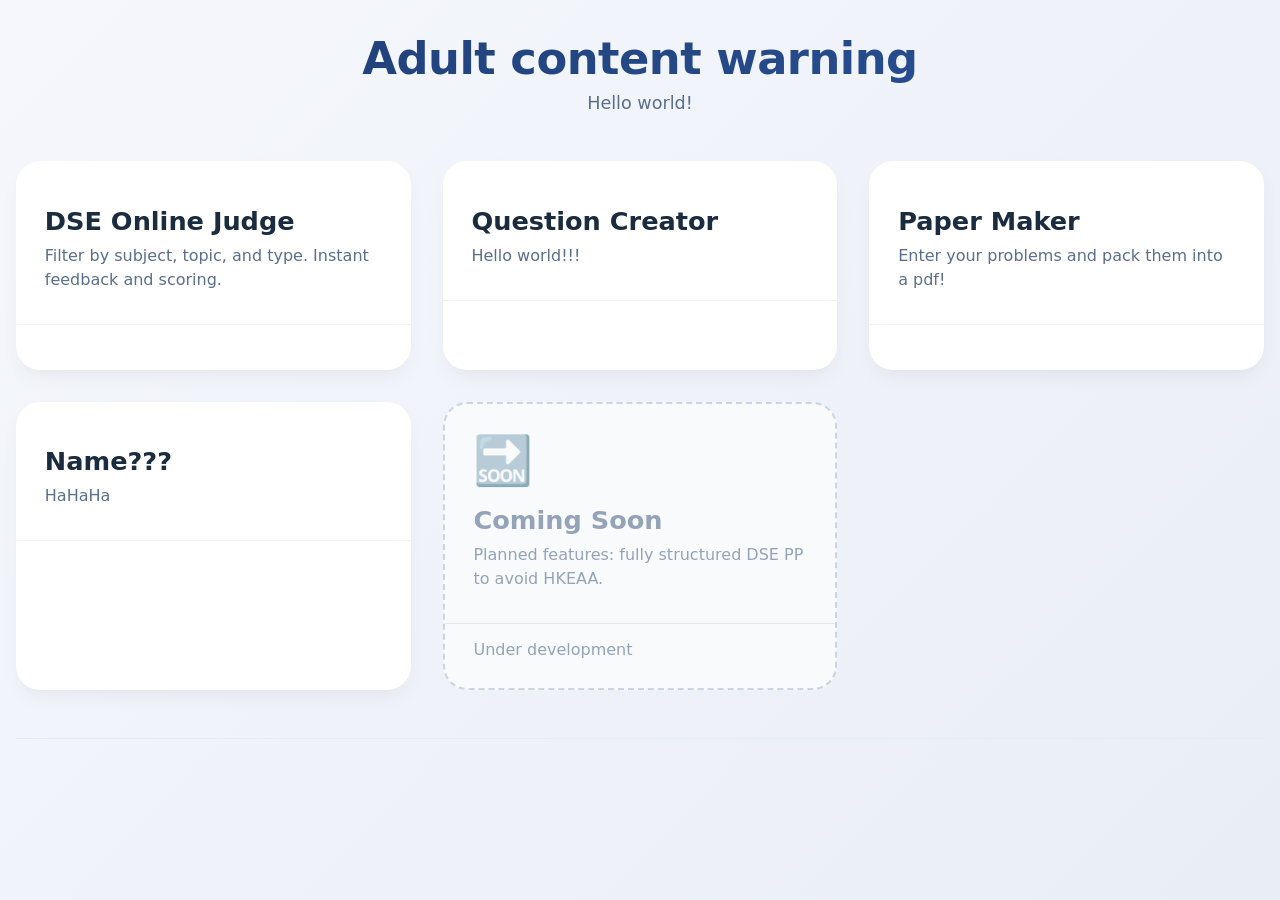
<file: index.html>
<!DOCTYPE html>
<html lang="en">
<head>
    <meta charset="UTF-8">
    <meta name="viewport" content="width=device-width, initial-scale=1.0, user-scalable=yes">
    <title>Study Hub v 0.0.4.beta</title>
    <!-- <style>
        
    </style> -->
    <link rel="stylesheet" href="styles.css">
</head>
<body>
<div class="container">
    <div class="header">
        <h1>Adult content warning</h1>
        <p>Hello world!</p>
    </div>

    <div class="sectors">
        <!-- Existing: DSE Online Judge -->
        <a href="./quiz" class="card">
            <div class="card-header">
                <div class="card-icon"></div>
                <div class="card-title">DSE Online Judge</div>
                <div class="card-description">
                    Filter by subject, topic, and type. Instant feedback and scoring.
                </div>
            </div>
            <div class="card-footer">
                
            </div>
        </a>

        <!-- Existing: Question Creator -->
        <a href="./create" class="card">
            <div class="card-header">
                <div class="card-icon"></div>
                <div class="card-title">Question Creator</div>
                <div class="card-description">
                    Hello world!!!
                </div>
            </div>
            <div class="card-footer">
                
            </div>
        </a>
        <a href="./papers" class="card">
            <div class="card-header">
                <div class="card-icon"></div>
                <div class="card-title">Paper Maker</div>
                <div class="card-description">
                    Enter your problems and pack them into a pdf!
                </div>
            </div>
            <div class="card-footer">
                
            </div>
        </a>
        <a href="./pastpaper" class="card">
            <div class="card-header">
                <div class="card-icon"></div>
                <div class="card-title">Name???</div>
                <div class="card-description">
                    HaHaHa
                </div>
            </div>
            <div class="card-footer">
                
            </div>
        </a>
        <!-- Placeholder for future sectors (easy to add more) -->
        <div class="card placeholder">
            <div class="card-header">
                <div class="card-icon">🔜</div>
                <div class="card-title">Coming Soon</div>
                <div class="card-description">
                    Planned features: fully structured DSE PP to avoid HKEAA.
                </div>
            </div>
            <div class="card-footer">
                <span>Under development</span>
            </div>
        </div>

        <!-- You can add more cards by copying the structure above -->
    </div>

    <div class="footer">
        
    </div>
</div>
</body>
</html>
</file>
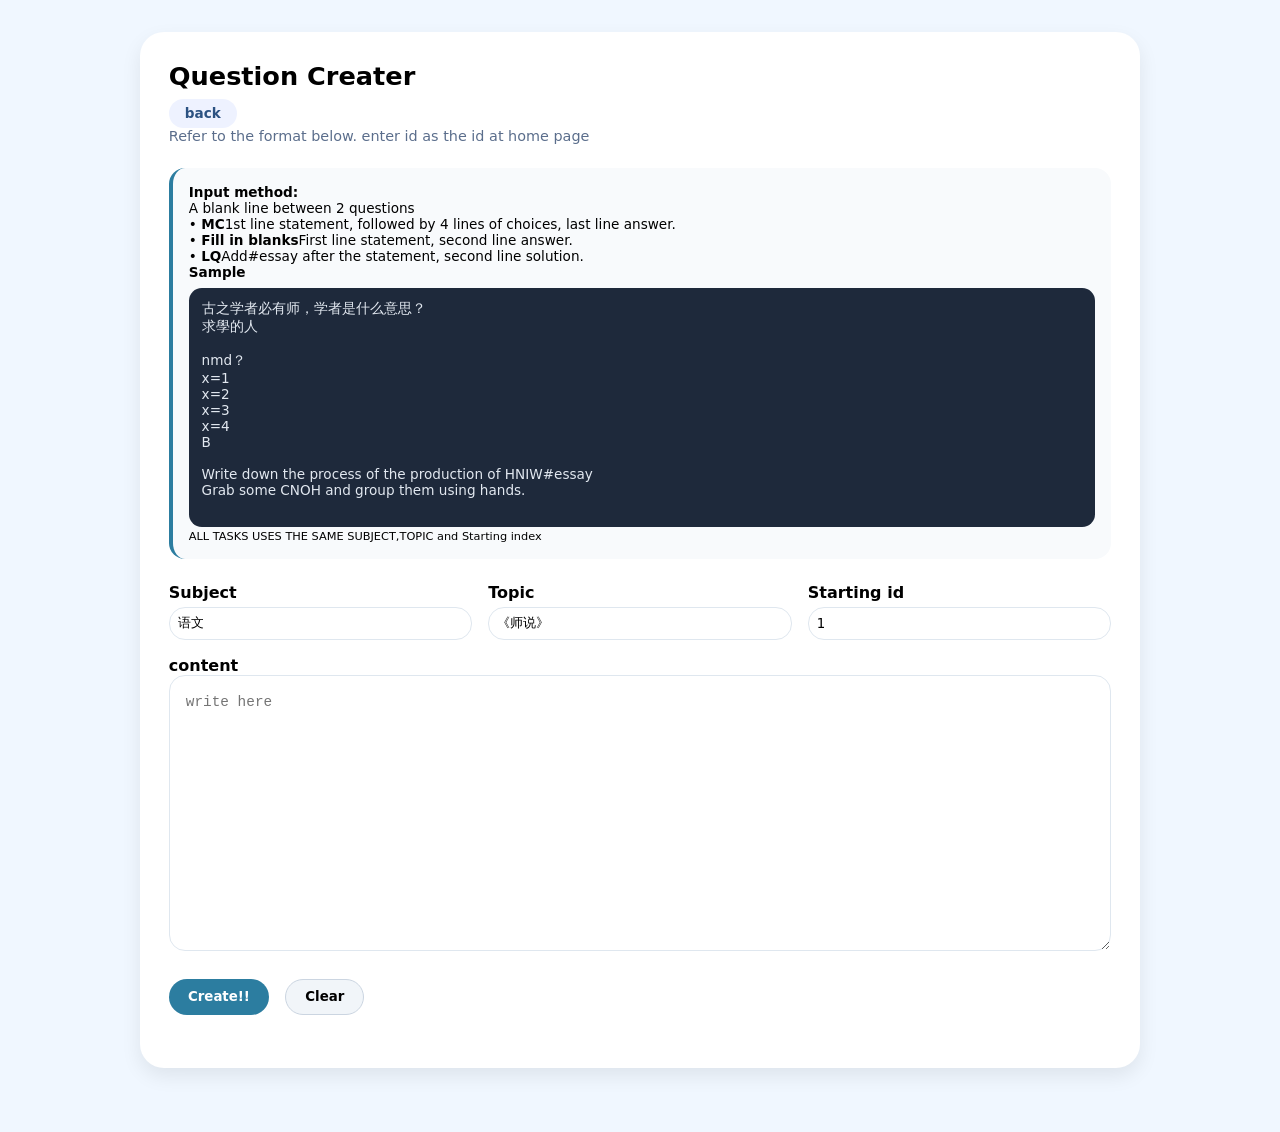
<file: create/index.html>
<!DOCTYPE html>
<html lang="zh-CN">
<head>
    <meta charset="UTF-8">
    <meta name="viewport" content="width=device-width, initial-scale=1.0">
    <title>Question Creater</title>
    <style>
        * {
            margin: 0;
            padding: 0;
            box-sizing: border-box;
            font-family: system-ui, 'Segoe UI', 'Roboto', sans-serif;
        }
        body {
            background: #f0f7ff;
            padding: 2rem 1rem;
        }
        .container {
            max-width: 1000px;
            margin: 0 auto;
        }
        .card {
            background: white;
            border-radius: 1.5rem;
            box-shadow: 0 8px 20px rgba(0,0,0,0.08);
            padding: 1.8rem;
            margin-bottom: 2rem;
        }
        h1 {
            font-size: 1.6rem;
            margin-bottom: 0.5rem;
            display: flex;
            align-items: center;
            gap: 10px;
        }
        .sub {
            color: #5b6e8c;
            margin-bottom: 1.5rem;
            font-size: 0.9rem;
        }
        .format-example {
            background: #f8fafc;
            border-left: 4px solid #2c7da0;
            padding: 1rem;
            border-radius: 1rem;
            margin-bottom: 1.5rem;
            font-size: 0.85rem;
        }
        .format-example pre {
            margin-top: 0.5rem;
            background: #1e293b;
            color: #e2e8f0;
            padding: 0.8rem;
            border-radius: 0.8rem;
            overflow-x: auto;
        }
        textarea {
            width: 100%;
            padding: 1rem;
            border: 1.5px solid #dfe7ef;
            border-radius: 1rem;
            font-family: monospace;
            font-size: 0.9rem;
            line-height: 1.4;
            resize: vertical;
        }
        textarea:focus {
            outline: none;
            border-color: #2c7da0;
        }
        .flex-row {
            display: flex;
            gap: 1rem;
            flex-wrap: wrap;
            align-items: flex-end;
            margin-bottom: 1rem;
        }
        .flex-item {
            flex: 1;
            min-width: 150px;
        }
        .flex-item label {
            font-weight: 600;
            display: block;
            margin-bottom: 0.3rem;
        }
        input, .flex-item input {
            width: 100%;
            padding: 0.5rem;
            border-radius: 1rem;
            border: 1px solid #dfe7ef;
        }
        .button-bar {
            margin: 1.5rem 0;
            display: flex;
            gap: 1rem;
            flex-wrap: wrap;
        }
        button {
            border: none;
            padding: 0.6rem 1.2rem;
            border-radius: 2rem;
            font-weight: 600;
            cursor: pointer;
            transition: 0.2s;
        }
        .primary {
            background: #2c7da0;
            color: white;
        }
        .primary:hover {
            background: #1f5e7a;
            transform: translateY(-2px);
        }
        .secondary {
            background: #f1f5f9;
            border: 1px solid #cbd5e1;
        }
        .output-area {
            background: #1e293b;
            color: #e2e8f0;
            padding: 1rem;
            border-radius: 1rem;
            font-family: monospace;
            font-size: 0.8rem;
            overflow-x: auto;
            white-space: pre-wrap;
            margin-top: 1rem;
            position: relative;
        }
        .copy-btn {
            background: #3b4e6e;
            color: white;
            border: none;
            padding: 0.3rem 0.8rem;
            border-radius: 1rem;
            cursor: pointer;
            font-size: 0.75rem;
            margin-top: 0.5rem;
        }
        .home-btn {
            background: #eef2ff;
            color: #2c5282;
            text-decoration: none;
            padding: 0.4rem 1rem;
            border-radius: 2rem;
            font-weight: 600;
            font-size: 0.85rem;
            transition: all 0.2s;
            display: inline-block;
        }
.home-btn:hover {
    background: #d9e4ff;
    transform: translateY(-2px);
}
        .error {
            color: #dc2626;
            background: #ffeae9;
            padding: 0.5rem 1rem;
            border-radius: 1rem;
            margin-top: 1rem;
        }
        hr {
            margin: 1.2rem 0;
            border: 0;
            height: 1px;
            background: #e2e8f0;
        }
    </style>
</head>
<body>
<div class="container">
    <div class="card">
        <h1>Question Creater</h1>
        <a href="../" class="home-btn">back</a>
        <div class="sub">Refer to the format below. enter id as the id at home page</div>

        <div class="format-example">
            <strong>Input method:</strong><br>
            A blank line between 2 questions<br>
            • <strong>MC</strong>1st line statement, followed by 4 lines of choices, last line answer.<br>
            • <strong>Fill in blanks</strong>First line statement, second line answer.<br>
            • <strong>LQ</strong>Add<code>#essay</code> after the statement, second line solution.<br>
            <strong>Sample</strong>
            <pre>
古之学者必有师，学者是什么意思？
求學的人

nmd？
x=1
x=2
x=3
x=4
B

Write down the process of the production of HNIW#essay
Grab some CNOH and group them using hands.
            </pre>
            <small>ALL TASKS USES THE SAME SUBJECT,TOPIC and Starting index</small>
        </div>

        <!-- 统一科目、课题与起始ID -->
        <div class="flex-row">
            <div class="flex-item">
                <label>Subject</label>
                <input type="text" id="subject" value="语文">
            </div>
            <div class="flex-item">
                <label>Topic</label>
                <input type="text" id="topic" value="《师说》">
            </div>
            <div class="flex-item">
                <label>Starting id</label>
                <input type="number" id="startId" value="1" min="1" step="1">
            </div>
        </div>

        <label style="font-weight:600;">content</label>
        <textarea id="inputText" rows="12" placeholder="write here"></textarea>

        <div class="button-bar">
            <button class="primary" id="parseBtn">Create!!</button>
            <button class="secondary" id="clearBtn">Clear</button>
        </div>

        <div id="outputArea" style="display: none;">
            <div class="output-area">
                <strong>Result</strong><br>
                <pre id="outputJson" style="white-space: pre-wrap; word-break: break-all; margin-top: 8px;"></pre>
                <button id="copyBtn" class="copy-btn">Copy</button>
            </div>
        </div>
        <div id="errorMsg" class="error" style="display: none;"></div>
    </div>
</div>

<script>
    const subjectInput = document.getElementById('subject');
    const topicInput = document.getElementById('topic');
    const startIdInput = document.getElementById('startId');
    const inputTextarea = document.getElementById('inputText');
    const parseBtn = document.getElementById('parseBtn');
    const clearBtn = document.getElementById('clearBtn');
    const outputArea = document.getElementById('outputArea');
    const outputJsonPre = document.getElementById('outputJson');
    const copyBtn = document.getElementById('copyBtn');
    const errorDiv = document.getElementById('errorMsg');

    // 辅助：判断字符串是否为单个字母（A-D）
    function isSingleLetter(s) {
        return /^[A-Da-d]$/.test(s.trim());
    }

    // 解析文本块，返回题目对象或 null
    function parseBlock(lines, index, subject, topic) {
        // 去除空行
        const nonEmpty = lines.filter(l => l.trim().length > 0);
        if (nonEmpty.length === 0) return null;

        // 第一行是题目
        const titleLine = nonEmpty[0];
        let title = titleLine.trim();
        let type = null;
        let answerLine = null;
        let options = null;

        // 检测是否有标记 #essay
        let essayFlag = false;
        if (title.includes('#essay')) {
            essayFlag = true;
            title = title.replace(/#essay/i, '').trim();
        }

        // 选择题判断：剩余行数 >=5 且 第2-5行是选项，第6行是字母
        if (!essayFlag && nonEmpty.length >= 6) {
            const optionLines = nonEmpty.slice(1, 5);
            const answerLineRaw = nonEmpty[5];
            if (optionLines.length === 4 && isSingleLetter(answerLineRaw)) {
                type = 'choice';
                options = optionLines.map(l => l.trim());
                answerLine = answerLineRaw.trim().toUpperCase();
            }
        }

        // 如果不是选择题且没有 essay 标记，且只有2行，则默认为填空题
        if (!type && !essayFlag && nonEmpty.length === 2) {
            type = 'fill';
            answerLine = nonEmpty[1].trim();
        }

        // 如果有 essay 标记或未被识别但包含 essay 相关，则作为 essay
        if (essayFlag || (!type && nonEmpty.length === 2 && title.toLowerCase().includes('简述'))) {
            type = 'essay';
            answerLine = nonEmpty[1] ? nonEmpty[1].trim() : '';
        }

        // 若仍未识别，抛出错误
        if (!type) {
            throw new Error(`第 ${index+1} 题格式无法识别：\n${nonEmpty.join('\n')}`);
        }

        // 构建基础对象
        const base = {
            id: 0, // 临时，后面统一赋值
            subject: subject,
            topic: topic,
            type: type,
            text: title,
            points: 5
        };

        if (type === 'choice') {
            if (options.length < 2) throw new Error('选择题选项不足');
            const letters = ['A','B','C','D','E','F'];
            const answerIdx = letters.indexOf(answerLine);
            if (answerIdx === -1 || answerIdx >= options.length) {
                throw new Error(`选择题答案 "${answerLine}" 超出选项范围`);
            }
            return {
                ...base,
                options: options,
                answerLetter: answerLine
            };
        } else if (type === 'fill') {
            return {
                ...base,
                answerLetter: answerLine
            };
        } else if (type === 'essay') {
            return {
                ...base,
                referenceAnswer: answerLine || '（no suggested solution）'
            };
        }
        return null;
    }

    // 主解析函数
    function parseAll() {
        errorDiv.style.display = 'none';
        outputArea.style.display = 'none';
        const raw = inputTextarea.value;
        if (!raw.trim()) {
            showError('Enter statement.');
            return;
        }

        const subject = subjectInput.value.trim();
        const topic = topicInput.value.trim();
        let startId = parseInt(startIdInput.value, 10);
        if (isNaN(startId) || startId < 1) {
            showError('Invalid starting index');
            return;
        }
        if (!subject || !topic) {
            showError('Please enter subject and topic.');
            return;
        }

        // 按空行分割块
        const blocks = raw.split(/\n\s*\n/);
        const questions = [];
        let errors = [];

        for (let i = 0; i < blocks.length; i++) {
            const block = blocks[i];
            if (!block.trim()) continue;
            const lines = block.split('\n').map(l => l.trimEnd());
            try {
                const q = parseBlock(lines, i, subject, topic);
                if (q) questions.push(q);
            } catch (e) {
                errors.push(`the ${i+1} st/nd/rd/th problem is wrong.：${e.message}`);
            }
        }

        if (errors.length > 0) {
            showError(errors.join('\n'));
            return;
        }

        if (questions.length === 0) {
            showError('No valid problem');
            return;
        }

        // 分配 ID，从指定起始值开始递增
        let currentId = startId;
        questions.forEach(q => {
            q.id = currentId;
            currentId++;
        });

        // 生成压缩 JSON（无换行）
        const lines = questions.map(q => JSON.stringify(q)).join(',\n');
        outputJsonPre.textContent = lines;
        outputArea.style.display = 'block';
    }

    function showError(msg) {
        errorDiv.textContent = msg;
        errorDiv.style.display = 'block';
        outputArea.style.display = 'none';
    }

    function clearAll() {
        inputTextarea.value = '';
        errorDiv.style.display = 'none';
        outputArea.style.display = 'none';
        // 可选：重置起始ID输入框，但保留用户习惯，不清空
        // 不清空，仅重置文本
    }

    function copyToClipboard() {
        const text = outputJsonPre.textContent;
        navigator.clipboard.writeText(text).then(() => {
            alert('Copied');
        }).catch(() => {
            alert('Failed to copy.');
        });
    }

    parseBtn.addEventListener('click', parseAll);
    clearBtn.addEventListener('click', clearAll);
    copyBtn.addEventListener('click', copyToClipboard);
</script>
</body>
</html>
</file>
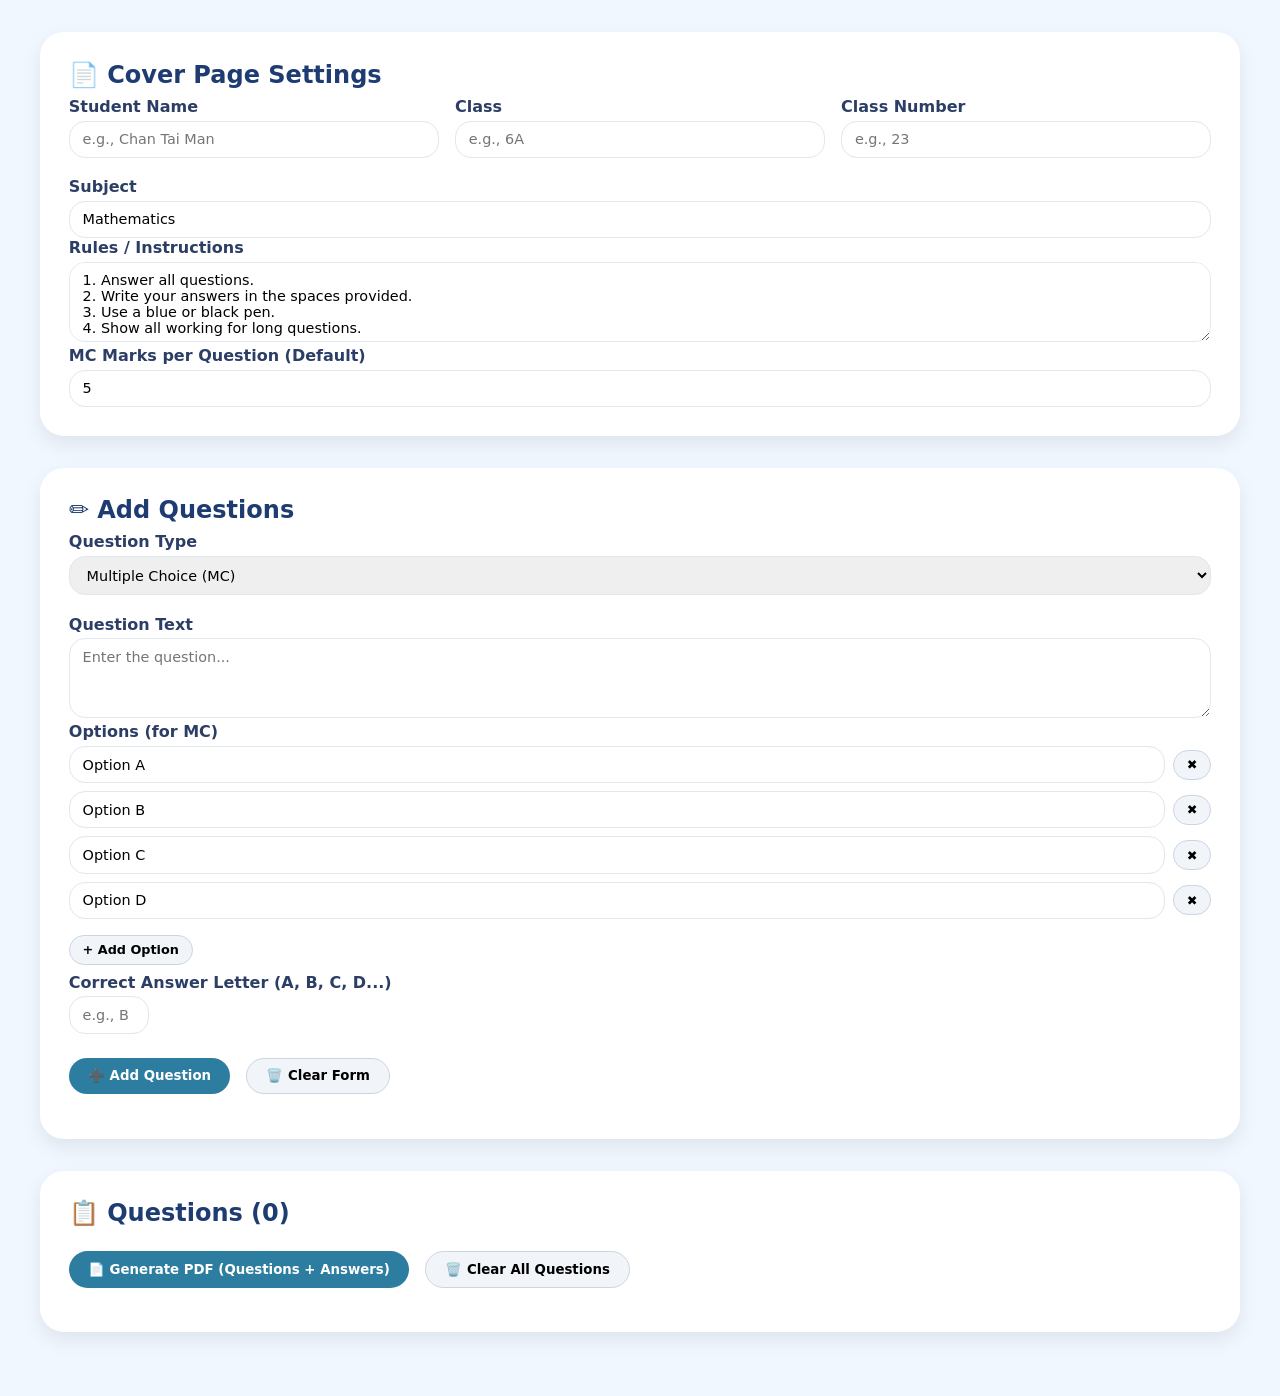
<file: papers/index.html>
<!DOCTYPE html>
<html lang="en">
<head>
    <meta charset="UTF-8">
    <meta name="viewport" content="width=device-width, initial-scale=1.0, user-scalable=yes">
    <title>Paper maker v0.0.2.alpha</title>
    <style>
        * {
            margin: 0;
            padding: 0;
            box-sizing: border-box;
            font-family: 'Segoe UI', 'Roboto', system-ui, sans-serif;
        }

        body {
            background: #f0f7ff;
            padding: 2rem 1rem;
        }

        .container {
            max-width: 1200px;
            margin: 0 auto;
        }

        .card {
            background: white;
            border-radius: 1.5rem;
            box-shadow: 0 8px 20px rgba(0,0,0,0.08);
            padding: 1.8rem;
            margin-bottom: 2rem;
        }

        h1, h2 {
            color: #1e3c72;
            margin-bottom: 0.5rem;
        }

        .sub {
            color: #5b6e8c;
            margin-bottom: 1.5rem;
        }

        .form-row {
            display: flex;
            flex-wrap: wrap;
            gap: 1rem;
            margin-bottom: 1.2rem;
        }

        .form-group {
            flex: 1;
            min-width: 200px;
        }

        label {
            display: block;
            font-weight: 600;
            margin-bottom: 0.3rem;
            color: #2c3e66;
        }

        input, select, textarea {
            width: 100%;
            padding: 0.6rem 0.8rem;
            border: 1.5px solid #dfe7ef;
            border-radius: 1rem;
            font-size: 0.9rem;
            transition: 0.2s;
        }

        input:focus, select:focus, textarea:focus {
            outline: none;
            border-color: #2c7da0;
            box-shadow: 0 0 0 2px rgba(44,125,160,0.1);
        }

        textarea {
            resize: vertical;
            min-height: 80px;
        }

        .option-row {
            display: flex;
            gap: 8px;
            margin-bottom: 8px;
            align-items: center;
        }

        .option-row input {
            flex: 1;
        }

        .btn-add-option, .btn-remove-option {
            background: #f1f5f9;
            border: 1px solid #cbd5e1;
            padding: 0.4rem 0.8rem;
            border-radius: 2rem;
            cursor: pointer;
            font-size: 0.8rem;
        }

        .button-bar {
            display: flex;
            gap: 1rem;
            flex-wrap: wrap;
            margin: 1.5rem 0 1rem;
        }

        button {
            border: none;
            padding: 0.6rem 1.2rem;
            border-radius: 2rem;
            font-weight: 600;
            cursor: pointer;
            transition: 0.2s;
        }

        .btn-primary {
            background: #2c7da0;
            color: white;
        }
        .btn-primary:hover {
            background: #1f5e7a;
            transform: translateY(-2px);
        }
        .btn-secondary {
            background: #f1f5f9;
            border: 1px solid #cbd5e1;
        }
        .btn-danger {
            background: #ffeae9;
            color: #b91c1c;
            border: 1px solid #f5c6cb;
        }

        .questions-list {
            margin-top: 1.5rem;
        }

        .question-item {
            background: #f9fafc;
            border-left: 4px solid #2c7da0;
            padding: 1rem;
            border-radius: 1rem;
            margin-bottom: 1rem;
            display: flex;
            justify-content: space-between;
            align-items: flex-start;
            flex-wrap: wrap;
            gap: 10px;
        }

        .question-preview {
            flex: 1;
            font-size: 0.9rem;
        }

        .badge {
            background: #e2e8f0;
            padding: 0.2rem 0.6rem;
            border-radius: 40px;
            font-size: 0.7rem;
            font-weight: 600;
            margin-right: 0.5rem;
        }

        hr {
            margin: 1.2rem 0;
            border: 0;
            height: 1px;
            background: #e2e8f0;
        }

        /* Print styles for PDF generation */
        @media print {
            body {
                background: white;
                padding: 0;
                margin: 0;
            }
            .no-print {
                display: none;
            }
            .cover-page {
                page-break-after: always;
                break-after: page;
                margin: 0;
                padding: 1.5cm;
            }
            .questions-section, .answers-section {
                margin: 0;
                padding: 1.5cm;
            }
            .question-block, .answer-block {
                page-break-inside: avoid;
                break-inside: avoid;
                margin-bottom: 1.5rem;
                padding-bottom: 0.5rem;
                border-bottom: 1px solid #ddd;
            }
            .answers-section {
                page-break-before: always;
                break-before: page;
            }
            /* Font size for all question/answer text */
            .question-text, .option, .answer-text {
                font-size: 12pt !important;
                line-height: 1.4;
            }
            .question-number, .answer-number {
                font-size: 12pt !important;
                font-weight: bold;
            }
        }
    </style>
</head>
<body>
<div class="container">
    <!-- Cover Page Settings -->
    <div class="card no-print">
        <h2>📄 Cover Page Settings</h2>
        <div class="form-row">
            <div class="form-group">
                <label>Student Name</label>
                <input type="text" id="studentName" placeholder="e.g., Chan Tai Man">
            </div>
            <div class="form-group">
                <label>Class</label>
                <input type="text" id="studentClass" placeholder="e.g., 6A">
            </div>
            <div class="form-group">
                <label>Class Number</label>
                <input type="text" id="studentNumber" placeholder="e.g., 23">
            </div>
        </div>
        <div class="form-group">
            <label>Subject</label>
            <input type="text" id="subject" value="Mathematics" placeholder="e.g., Physics, Chemistry">
        </div>
        <div class="form-group">
            <label>Rules / Instructions</label>
            <textarea id="rules" rows="3">1. Answer all questions.
2. Write your answers in the spaces provided.
3. Use a blue or black pen.
4. Show all working for long questions.</textarea>
        </div>
        <div class="form-group">
            <label>MC Marks per Question (Default)</label>
            <input type="number" id="mcMarksDefault" value="5" min="1" step="1">
        </div>
    </div>

    <!-- Question Builder -->
    <div class="card no-print">
        <h2>✏️ Add Questions</h2>
        <div class="form-row">
            <div class="form-group">
                <label>Question Type</label>
                <select id="qType">
                    <option value="mc">Multiple Choice (MC)</option>
                    <option value="long">Long Answer</option>
                </select>
            </div>
        </div>
        <div class="form-group">
            <label>Question Text</label>
            <textarea id="qText" rows="2" placeholder="Enter the question..."></textarea>
        </div>

        <!-- MC Options -->
        <div id="mcOptionsArea">
            <label>Options (for MC)</label>
            <div id="optionsContainer"></div>
            <button type="button" class="btn-add-option" id="addOptionBtn" style="margin-top: 0.5rem;">+ Add Option</button>
            <div class="form-group" style="margin-top: 0.5rem;">
                <label>Correct Answer Letter (A, B, C, D...)</label>
                <input type="text" id="correctLetter" placeholder="e.g., B" maxlength="1" style="width: 80px;">
            </div>
        </div>

        <!-- Long Answer Area -->
        <div id="longAnswerArea" style="display: none;">
            <div class="form-group">
                <label>Reference Answer (optional)</label>
                <textarea id="refAnswer" rows="3" placeholder="Provide a model answer..."></textarea>
            </div>
            <div class="form-group">
                <label>Marks for this question</label>
                <input type="number" id="longMarks" value="10" min="1" step="1" style="width: 100px;">
            </div>
        </div>

        <div class="button-bar">
            <button class="btn-primary" id="addBtn">➕ Add Question</button>
            <button class="btn-secondary" id="clearFormBtn">🗑️ Clear Form</button>
        </div>
    </div>

    <!-- Question List -->
    <div class="card no-print">
        <h2>📋 Questions (<span id="questionCount">0</span>)</h2>
        <div id="questionsList" class="questions-list"></div>
        <div class="button-bar">
            <button class="btn-primary" id="generatePdfBtn">📄 Generate PDF (Questions + Answers)</button>
            <button class="btn-secondary" id="clearAllBtn">🗑️ Clear All Questions</button>
        </div>
    </div>
</div>

<script>
    // ---------- Data ----------
    let questions = [];

    // DOM elements
    const qTypeSelect = document.getElementById('qType');
    const qTextArea = document.getElementById('qText');
    const mcOptionsDiv = document.getElementById('mcOptionsArea');
    const longAnswerDiv = document.getElementById('longAnswerArea');
    const optionsContainer = document.getElementById('optionsContainer');
    const correctLetterInput = document.getElementById('correctLetter');
    const refAnswerTextarea = document.getElementById('refAnswer');
    const longMarksInput = document.getElementById('longMarks');
    const addBtn = document.getElementById('addBtn');
    const clearFormBtn = document.getElementById('clearFormBtn');
    const questionsListDiv = document.getElementById('questionsList');
    const questionCountSpan = document.getElementById('questionCount');
    const generatePdfBtn = document.getElementById('generatePdfBtn');
    const clearAllBtn = document.getElementById('clearAllBtn');

    // Cover page elements
    const studentNameInput = document.getElementById('studentName');
    const studentClassInput = document.getElementById('studentClass');
    const studentNumberInput = document.getElementById('studentNumber');
    const subjectInput = document.getElementById('subject');
    const rulesTextarea = document.getElementById('rules');
    const mcMarksDefaultInput = document.getElementById('mcMarksDefault');

    // Current options for MC
    let currentOptions = ['Option A', 'Option B', 'Option C', 'Option D'];

    // Helper: toggle UI based on question type
    function toggleQuestionType() {
        const isMc = qTypeSelect.value === 'mc';
        mcOptionsDiv.style.display = isMc ? 'block' : 'none';
        longAnswerDiv.style.display = isMc ? 'none' : 'block';
        if (isMc) renderOptionsInputs();
    }

    // Render option inputs for MC
    function renderOptionsInputs() {
        optionsContainer.innerHTML = '';
        currentOptions.forEach((opt, idx) => {
            const letter = String.fromCharCode(65 + idx);
            const div = document.createElement('div');
            div.className = 'option-row';
            const input = document.createElement('input');
            input.type = 'text';
            input.value = opt;
            input.placeholder = `Option ${letter}`;
            input.addEventListener('input', (e) => { currentOptions[idx] = e.target.value; });
            const delBtn = document.createElement('button');
            delBtn.textContent = '✖';
            delBtn.className = 'btn-remove-option';
            delBtn.onclick = () => {
                if (currentOptions.length > 2) {
                    currentOptions.splice(idx, 1);
                    renderOptionsInputs();
                } else {
                    alert('At least two options required.');
                }
            };
            div.appendChild(input);
            div.appendChild(delBtn);
            optionsContainer.appendChild(div);
        });
        const addOptBtn = document.getElementById('addOptionBtn');
        if (addOptBtn) {
            addOptBtn.onclick = () => {
                if (currentOptions.length < 6) {
                    const newLetter = String.fromCharCode(65 + currentOptions.length);
                    currentOptions.push(`Option ${newLetter}`);
                    renderOptionsInputs();
                } else {
                    alert('Maximum 6 options.');
                }
            };
        }
    }

    // Get current question from form
    function getCurrentQuestion() {
        const type = qTypeSelect.value;
        const text = qTextArea.value.trim();
        if (!text) {
            alert('Please enter question text.');
            return null;
        }
        if (type === 'mc') {
            if (currentOptions.length < 2) {
                alert('At least two options required.');
                return null;
            }
            const letter = correctLetterInput.value.trim().toUpperCase();
            const letters = ['A','B','C','D','E','F'];
            if (!letters.includes(letter) || (letter.charCodeAt(0)-65) >= currentOptions.length) {
                alert(`Correct answer must be a letter A-${letters[currentOptions.length-1]}.`);
                return null;
            }
            return {
                type: 'mc',
                text: text,
                options: [...currentOptions],
                answer: letter,
                points: parseInt(mcMarksDefaultInput.value, 10) || 5
            };
        } else {
            const ref = refAnswerTextarea.value.trim();
            let points = parseInt(longMarksInput.value, 10);
            if (isNaN(points) || points < 1) points = 10;
            return {
                type: 'long',
                text: text,
                reference: ref || '(No reference)',
                points: points
            };
        }
    }

    // Add question to list
    function addQuestion() {
        const q = getCurrentQuestion();
        if (!q) return;
        questions.push(q);
        renderQuestionsList();
        clearForm();
    }

    // Clear form
    function clearForm() {
        qTextArea.value = '';
        currentOptions = ['Option A', 'Option B', 'Option C', 'Option D'];
        correctLetterInput.value = '';
        refAnswerTextarea.value = '';
        longMarksInput.value = '10';
        renderOptionsInputs();
        toggleQuestionType();
    }

    // Delete question
    function deleteQuestion(index) {
        questions.splice(index, 1);
        renderQuestionsList();
    }

    // Edit question
    function editQuestion(index) {
        const q = questions[index];
        qTypeSelect.value = q.type;
        qTextArea.value = q.text;
        if (q.type === 'mc') {
            currentOptions = [...q.options];
            correctLetterInput.value = q.answer;
        } else {
            refAnswerTextarea.value = q.reference;
            longMarksInput.value = q.points;
        }
        toggleQuestionType();
        renderOptionsInputs();
        questions.splice(index, 1);
        renderQuestionsList();
        document.querySelector('.card').scrollIntoView({ behavior: 'smooth' });
    }

    // Render question list
    function renderQuestionsList() {
        if (questions.length === 0) {
            questionsListDiv.innerHTML = '<div style="text-align:center; padding:1rem; color:#7f8c8d;">No questions added yet.</div>';
            questionCountSpan.textContent = '0';
            return;
        }
        let html = '';
        questions.forEach((q, idx) => {
            let preview = `${q.type === 'mc' ? 'MC' : 'Long'}: ${q.text.substring(0, 70)}${q.text.length > 70 ? '…' : ''}`;
            if (q.type === 'mc') {
                preview += ` (${q.options.length} options, answer: ${q.answer}, ${q.points} marks)`;
            } else {
                preview += ` (${q.points} marks)`;
            }
            html += `
                <div class="question-item">
                    <div class="question-preview">
                        <span class="badge">#${idx+1}</span> ${preview}
                    </div>
                    <div class="question-actions">
                        <button class="btn-secondary" onclick="editQuestion(${idx})">✏️ Edit</button>
                        <button class="btn-danger" onclick="deleteQuestion(${idx})">🗑️ Delete</button>
                    </div>
                </div>
            `;
        });
        questionsListDiv.innerHTML = html;
        questionCountSpan.textContent = questions.length;
    }

    // Generate PDF with separate question and answer sections
    function generatePDF() {
        if (questions.length === 0) {
            alert('No questions to export.');
            return;
        }

        // Collect cover data
        const studentName = escapeHtml(studentNameInput.value.trim()) || '_________________';
        const studentClass = escapeHtml(studentClassInput.value.trim()) || '________';
        const studentNumber = escapeHtml(studentNumberInput.value.trim()) || '________';
        const subject = escapeHtml(subjectInput.value.trim()) || 'Subject';
        const paperTitle = `${subject} Mock Exam`;
        const rules = escapeHtml(rulesTextarea.value.trim()) || 'No specific rules.';
        const mcMarksDefault = parseInt(mcMarksDefaultInput.value, 10) || 5;

        // Calculate totals and LQ distribution
        const mcQuestions = questions.filter(q => q.type === 'mc');
        const longQuestions = questions.filter(q => q.type === 'long');
        const totalMcMarks = mcQuestions.reduce((sum, q) => sum + (q.points || mcMarksDefault), 0);
        let lqDistributionHtml = '';
        longQuestions.forEach((q, idx) => {
            lqDistributionHtml += `<li>Question ${idx+1} (${q.points} marks)</li>`;
        });
        const totalMarks = totalMcMarks + longQuestions.reduce((sum, q) => sum + q.points, 0);

        // Build print HTML
        let printHtml = `<!DOCTYPE html>
        <html>
        <head>
            <meta charset="UTF-8">
            <title>${paperTitle}</title>
            <style>
                body {
                    font-family: 'Segoe UI', 'Roboto', sans-serif;
                    margin: 0;
                    padding: 0;
                    background: white;
                }
                .cover-page {
                    padding: 1.5cm;
                    page-break-after: always;
                    break-after: page;
                }
                .questions-section, .answers-section {
                    padding: 1.5cm;
                }
                .question-block, .answer-block {
                    margin-bottom: 1.5rem;
                    page-break-inside: avoid;
                    break-inside: avoid;
                    border-bottom: 1px solid #ddd;
                    padding-bottom: 0.8rem;
                }
                .question-number, .answer-number {
                    font-weight: bold;
                    font-size: 12pt;
                    margin-bottom: 0.5rem;
                    color: #1e3c72;
                }
                .question-text, .option, .answer-text {
                    font-size: 12pt;
                    line-height: 1.4;
                }
                .question-text {
                    font-weight: 500;
                    margin-bottom: 0.8rem;
                }
                .options {
                    margin-left: 1rem;
                    margin-bottom: 0.8rem;
                }
                .option {
                    margin: 0.3rem 0;
                }
                .answer-text {
                    margin-top: 0.5rem;
                    padding: 0.5rem;
                    background: #f9fafc;
                    border-left: 3px solid #2c7da0;
                }
                .cover-title {
                    text-align: center;
                    font-size: 2rem;
                    margin: 1rem 0 2rem;
                }
                .student-info {
                    margin-bottom: 2rem;
                    border-bottom: 1px solid #ccc;
                    padding-bottom: 1rem;
                }
                .rules {
                    margin: 2rem 0;
                    padding: 1rem;
                    background: #f8f9fc;
                    border-left: 4px solid #2c7da0;
                }
                .marks-summary {
                    margin: 1rem 0;
                    padding: 1rem;
                    background: #eef2fa;
                }
                hr {
                    margin: 1rem 0;
                }
                .answers-section {
                    page-break-before: always;
                    break-before: page;
                }
                @media print {
                    body {
                        padding: 0;
                    }
                    .question-text, .option, .answer-text {
                        font-size: 12pt !important;
                    }
                }
            </style>
        </head>
        <body>
            <!-- Cover Page -->
            <div class="cover-page">
                <div class="student-info">
                    <p><strong>Name:</strong> ${studentName}</p>
                    <p><strong>Class:</strong> ${studentClass} &nbsp;&nbsp; <strong>Class No.:</strong> ${studentNumber}</p>
                </div>
                <div class="cover-title">${paperTitle}</div>
                <div class="rules">
                    <strong>Instructions:</strong><br>
                    ${rules.replace(/\n/g, '<br>')}
                </div>
                <div class="marks-summary">
                    <strong>Mark Distribution</strong><br>
                    <strong>Section A: Multiple Choice</strong><br>
                    Total marks: ${totalMcMarks} (${mcQuestions.length} questions × ${mcMarksDefault} marks each)<br>
                    <strong>Section B: Long Answer Questions</strong><br>
                    <ul>${lqDistributionHtml || '<li>No long questions</li>'}</ul>
                    <hr>
                    <strong>Total marks: ${totalMarks}</strong>
                </div>
                <div style="text-align: center; margin-top: 3rem;">Good luck!</div>
            </div>

            <!-- Questions Section (no answers) -->
            <div class="questions-section">
                <h2>Questions</h2>
        `;

        // Add questions (without answers)
        questions.forEach((q, idx) => {
            printHtml += `<div class="question-block">`;
            printHtml += `<div class="question-number">${idx+1}. ${q.type === 'mc' ? `Multiple Choice (${q.points} marks)` : `Long Answer (${q.points} marks)`}</div>`;
            printHtml += `<div class="question-text">${escapeHtml(q.text)}</div>`;
            if (q.type === 'mc') {
                printHtml += `<div class="options">`;
                const letters = ['A', 'B', 'C', 'D', 'E', 'F'];
                q.options.forEach((opt, optIdx) => {
                    printHtml += `<div class="option">${letters[optIdx]}. ${escapeHtml(opt)}</div>`;
                });
                printHtml += `</div>`;
            }
            printHtml += `</div>`;
        });

        printHtml += `</div>`;

        // Answers Section (new page)
        printHtml += `<div class="answers-section"><h2>Answers</h2>`;
        questions.forEach((q, idx) => {
            printHtml += `<div class="answer-block">`;
            printHtml += `<div class="answer-number">${idx+1}. ${q.type === 'mc' ? 'Multiple Choice' : 'Long Answer'}</div>`;
            if (q.type === 'mc') {
                printHtml += `<div class="answer-text"><strong>Correct Answer:</strong> ${q.answer}</div>`;
            } else {
                const reference = q.reference && q.reference !== '(No reference)' ? q.reference : 'No reference answer provided.';
                printHtml += `<div class="answer-text"><strong>Reference Answer:</strong><br>${escapeHtml(reference)}</div>`;
            }
            printHtml += `</div>`;
        });
        printHtml += `</div>`;

        printHtml += `</body></html>`;

        const printWindow = window.open('', '_blank');
        printWindow.document.write(printHtml);
        printWindow.document.close();
        printWindow.onload = () => {
            printWindow.print();
        };
    }

    // Clear all questions
    function clearAll() {
        if (confirm('Delete all questions?')) {
            questions = [];
            renderQuestionsList();
        }
    }

    // Escape HTML for safety
    function escapeHtml(str) {
        if (!str) return '';
        return str.replace(/[&<>]/g, function(m) {
            if (m === '&') return '&amp;';
            if (m === '<') return '&lt;';
            if (m === '>') return '&gt;';
            return m;
        }).replace(/[\uD800-\uDBFF][\uDC00-\uDFFF]/g, function(c) {
            return c;
        });
    }

    // Event listeners
    qTypeSelect.addEventListener('change', toggleQuestionType);
    addBtn.addEventListener('click', addQuestion);
    clearFormBtn.addEventListener('click', clearForm);
    generatePdfBtn.addEventListener('click', generatePDF);
    clearAllBtn.addEventListener('click', clearAll);

    // Make edit/delete global
    window.editQuestion = editQuestion;
    window.deleteQuestion = deleteQuestion;

    // Initial UI setup
    renderOptionsInputs();
    toggleQuestionType();
</script>
</body>
</html>
</file>
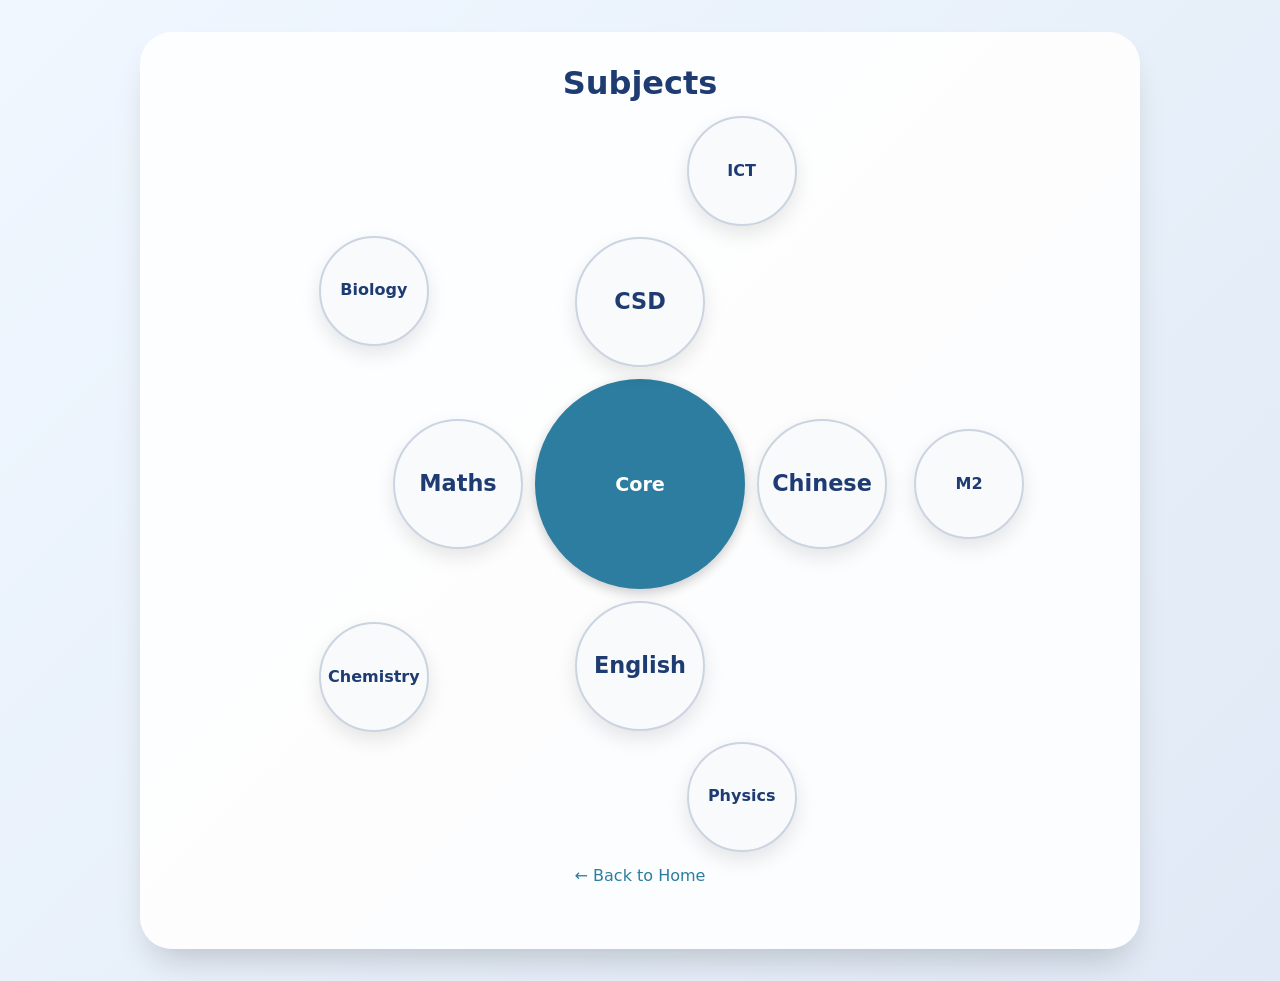
<file: pastpaper/index.html>
<!DOCTYPE html>
<html lang="en">
<head>
    <meta charset="UTF-8">
    <meta name="viewport" content="width=device-width, initial-scale=1.0, user-scalable=yes">
    <title>Past script v0.0.2.alpha</title>
    <style>
        * {
            margin: 0;
            padding: 0;
            box-sizing: border-box;
            font-family: 'Segoe UI', 'Roboto', system-ui, sans-serif;
        }

        body {
            background: linear-gradient(135deg, #f0f7ff 0%, #e0e9f5 100%);
            min-height: 100vh;
            display: flex;
            justify-content: center;
            align-items: center;
            padding: 2rem;
        }

        .container {
            background: rgba(255, 255, 255, 0.9);
            border-radius: 2rem;
            box-shadow: 0 20px 35px -12px rgba(0, 0, 0, 0.2);
            padding: 2rem;
            width: 100%;
            max-width: 1000px;
            margin: auto;
        }

        h1 {
            text-align: center;
            color: #1e3c72;
            margin-bottom: 2rem;
            font-size: 2rem;
        }

        .circle-container {
            position: relative;
            width: 100%;
            max-width: 700px;
            margin: 0 auto;
            aspect-ratio: 1 / 1;
        }

        /* Base circle style (shared) */
        .circle {
            position: absolute;
            top: 50%;
            left: 50%;
            transform: translate(-50%, -50%);
            border-radius: 50%;
            display: flex;
            align-items: center;
            justify-content: center;
            text-align: center;
            background: rgba(255, 255, 255, 0.85);
            box-shadow: 0 8px 20px rgba(0, 0, 0, 0.1);
            transition: all 0.2s ease;
            cursor: pointer;
            text-decoration: none;
            color: #1e3c72;
            font-weight: 600;
            border: 2px solid #cbd5e1;
        }

        .circle:hover {
            transform: translate(-50%, -50%) scale(1.05);
            background: #ffffff;
            box-shadow: 0 12px 28px rgba(0, 0, 0, 0.15);
            border-color: #2c7da0;
        }

        /* Inner circle (core) */
        .inner-core {
            width: 30%;
            height: 30%;
            background: #2c7da0;
            color: white;
            font-size: 1.2rem;
            font-weight: bold;
            border: none;
            box-shadow: 0 4px 12px rgba(0, 0, 0, 0.2);
            cursor: default;
        }
        .inner-core:hover {
            transform: translate(-50%, -50%) scale(1);
            background: #2c7da0;
        }

        /* Shared orbital circle position */
        .orbit-circle {
            width: 80px;
            height: 80px;
            background: #f8fafc;
            font-size: 0.9rem;
            display: flex;
            flex-direction: column;
            justify-content: center;
            line-height: 1.3;
            padding: 0.5rem;
        }

        /* Specific sizes for different rings */
        .inner-orbit {
            width: 130px;
            height: 130px;
            font-size: 1.4rem;
        }

        .outer-orbit {
            width: 110px;
            height: 110px;
            font-size: 1rem;
        }

        /* Responsive adjustments */
        @media (max-width: 600px) {
            .orbit-circle {
                width: 60px;
                height: 60px;
                font-size: 0.75rem;
            }
            .inner-orbit {
                width: 55px;
                height: 55px;
            }
            .outer-orbit {
                width: 65px;
                height: 65px;
            }
            .inner-core {
                font-size: 1rem;
            }
        }

        /* Back button */
        .back-link {
            display: inline-block;
            margin-top: 2rem;
            text-align: center;
            width: 100%;
            text-decoration: none;
            color: #2c7da0;
            font-weight: 500;
        }
        .back-link:hover {
            text-decoration: underline;
        }

        footer {
            text-align: center;
            margin-top: 2rem;
            color: #6b8cae;
            font-size: 0.8rem;
        }
    </style>
</head>
<body>
<div class="container">
    <h1>Subjects</h1>
    <div class="circle-container" id="circleContainer">
        <!-- The circles will be positioned by JavaScript -->
    </div>
    <a href="./" class="back-link">← Back to Home</a>
    <footer></footer>
</div>

<script>
    // Define inner circle subjects (on the inner ring)
    const innerSubjects = [
        { name: "Chinese", url: "./CHINESE" },
        { name: "English", url: "./ENGLISH" },
        { name: "Maths", url: "./MATHS" },
        { name: "CSD", url: "./CSD" }
    ];

    // Define outer circle subjects
    const outerSubjects = [
        { name: "M2", url: "./M2" },
        { name: "Physics", url: "./PHYSICS" },
        { name: "Chemistry", url: "./CHEMISTRY" },
        { name: "Biology", url: "./BIOLOGY" },
        { name: "ICT", url: "./ICT" }
    ];

    // Container
    const container = document.getElementById('circleContainer');
    const centerX = 50;
    const centerY = 50;

    // Function to create a circle element
    function createCircle(subject, radiusPercent, angleDeg, extraClass = '') {
        const angleRad = angleDeg * Math.PI / 180;
        const x = centerX + radiusPercent * Math.cos(angleRad);
        const y = centerY + radiusPercent * Math.sin(angleRad);

        const circle = document.createElement('a');
        circle.href = subject.url;
        circle.className = `circle orbit-circle ${extraClass}`;
        circle.style.left = `${x}%`;
        circle.style.top = `${y}%`;
        circle.textContent = subject.name;
        return circle;
    }

    // Create inner core (center circle)
    const core = document.createElement('div');
    core.className = 'circle inner-core';
    core.textContent = 'Core';
    core.style.left = '50%';
    core.style.top = '50%';
    core.style.cursor = 'default';
    container.appendChild(core);

    // Position inner ring circles (radius = 35% of container width)
    const innerRadius = 26; // percentage
    const angleStepInner = 360 / innerSubjects.length;
    innerSubjects.forEach((subject, idx) => {
        const angle = idx * angleStepInner;
        const circle = createCircle(subject, innerRadius, angle, 'inner-orbit');
        container.appendChild(circle);
    });

    // Position outer ring circles (radius = 65% of container width)
    const outerRadius = 47;
    const angleStepOuter = 360 / outerSubjects.length;
    outerSubjects.forEach((subject, idx) => {
        const angle = idx * angleStepOuter;
        const circle = createCircle(subject, outerRadius, angle, 'outer-orbit');
        container.appendChild(circle);
    });
</script>
</body>
</html>
</file>
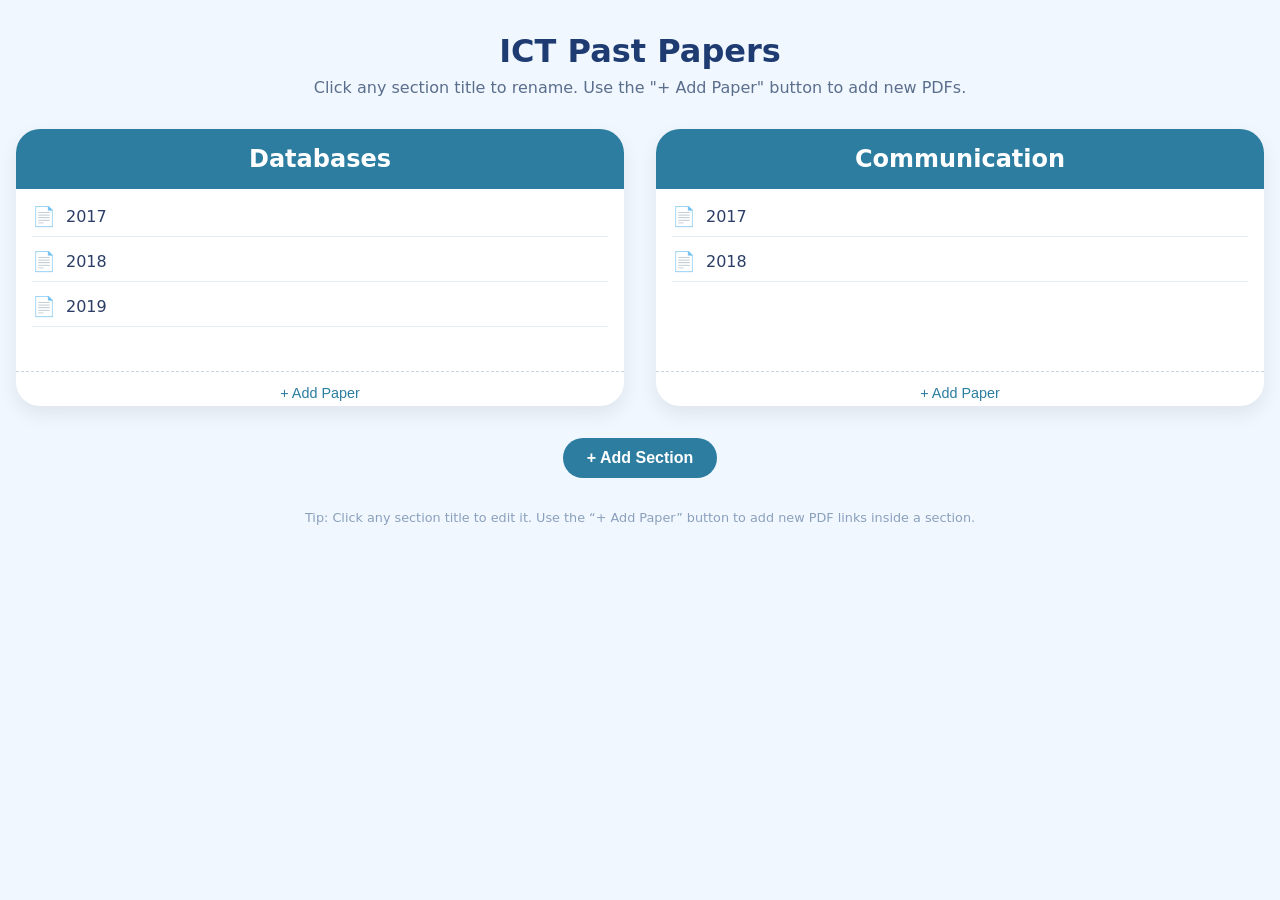
<file: pastpaper/ICT/index.html>
<!DOCTYPE html>
<html lang="en">
<head>
    <meta charset="UTF-8">
    <meta name="viewport" content="width=device-width, initial-scale=1.0, user-scalable=yes">
    <title>ICT Past Papers 0.0.2.beta</title>
    <style>
        * {
            margin: 0;
            padding: 0;
            box-sizing: border-box;
        }

        body {
            font-family: 'Segoe UI', 'Roboto', system-ui, sans-serif;
            background: #f0f7ff;
            padding: 2rem 1rem;
        }

        .container {
            max-width: 1400px;
            margin: 0 auto;
        }

        h1 {
            text-align: center;
            color: #1e3c72;
            margin-bottom: 0.5rem;
        }

        .sub {
            text-align: center;
            color: #5b6e8c;
            margin-bottom: 2rem;
        }

        /* Sections grid – similar to three‑column layout but now sections are columns */
        .sections-grid {
            display: grid;
            grid-template-columns: repeat(auto-fit, minmax(300px, 1fr));
            gap: 2rem;
        }

        .section-card {
            background: white;
            border-radius: 1.5rem;
            box-shadow: 0 8px 20px rgba(0,0,0,0.08);
            overflow: hidden;
            display: flex;
            flex-direction: column;
        }

        .section-header {
            background: #1e3c72;
            color: white;
            padding: 1rem;
            text-align: center;
            font-size: 1.5rem;
            font-weight: 600;
            cursor: pointer;
            transition: background 0.2s;
        }
        .section-header:hover {
            background: #2a5298;
        }
        .section-header[contenteditable="true"] {
            background: #2c7da0;
            outline: none;
        }
        .section-header[contenteditable="true"]:focus {
            background: #1f5e7a;
        }

        .papers-list {
            padding: 1rem;
            flex: 1;
        }

        .year-item {
            margin-bottom: 0.8rem;
            border-bottom: 1px solid #e2edf7;
            padding-bottom: 0.5rem;
        }

        .year-item a {
            display: flex;
            align-items: center;
            gap: 10px;
            text-decoration: none;
            color: #2c3e66;
            transition: color 0.2s;
            font-size: 1rem;
        }

        .year-item a:hover {
            color: #2c7da0;
            text-decoration: underline;
        }

        .pdf-icon {
            font-size: 1.2rem;
        }

        .add-paper {
            margin-top: 1rem;
            text-align: center;
            padding-top: 0.5rem;
            border-top: 1px dashed #cbd5e1;
        }

        .add-paper button {
            background: none;
            border: none;
            color: #2c7da0;
            cursor: pointer;
            font-size: 0.9rem;
            display: inline-flex;
            align-items: center;
            gap: 4px;
            padding: 0.3rem 0.8rem;
            border-radius: 2rem;
            transition: background 0.2s;
        }
        .add-paper button:hover {
            background: #eef2ff;
        }

        .add-section-btn {
            display: block;
            margin: 2rem auto 0;
            background: #2c7da0;
            color: white;
            border: none;
            padding: 0.7rem 1.5rem;
            border-radius: 2rem;
            font-size: 1rem;
            font-weight: 600;
            cursor: pointer;
            transition: 0.2s;
        }
        .add-section-btn:hover {
            background: #1f5e7a;
            transform: translateY(-2px);
        }

        @media (max-width: 700px) {
            .sections-grid {
                grid-template-columns: 1fr;
            }
        }

        footer {
            text-align: center;
            margin-top: 2rem;
            color: #8ba0bc;
            font-size: 0.8rem;
        }
    </style>
</head>
<body>
<div class="container">
    <h1>ICT Past Papers</h1>
    <div class="sub">Click any section title to rename. Use the "+ Add Paper" button to add new PDFs.</div>

    <div id="sectionsContainer" class="sections-grid">
        <!-- Example sections (you can add more later) -->
        <div class="section-card" data-section="databases">
            <div class="section-header" contenteditable="true">Databases</div>
            <div class="papers-list">
                <div class="year-item">
                    <a href="./Databases/2017.pdf" target="_blank">
                        <span class="pdf-icon">📄</span> 2017
                    </a>
                </div>
                <div class="year-item">
                    <a href="./Databases/2018.pdf" target="_blank">
                        <span class="pdf-icon">📄</span> 2018
                    </a>
                </div>
                <div class="year-item">
                    <a href="./Databases/2019.pdf" target="_blank">
                        <span class="pdf-icon">📄</span> 2019
                    </a>
                </div>
            </div>
            <div class="add-paper">
                <button class="add-paper-btn">+ Add Paper</button>
            </div>
        </div>

        <div class="section-card" data-section="communication">
            <div class="section-header" contenteditable="true">Communication</div>
            <div class="papers-list">
                <div class="year-item">
                    <a href="./Communication/2017.pdf" target="_blank">
                        <span class="pdf-icon">📄</span> 2017
                    </a>
                </div>
                <div class="year-item">
                    <a href="./Communication/2018.pdf" target="_blank">
                        <span class="pdf-icon">📄</span> 2018
                    </a>
                </div>
            </div>
            <div class="add-paper">
                <button class="add-paper-btn">+ Add Paper</button>
            </div>
        </div>

        <!-- You can add more sections here manually, or use the button below -->
    </div>

    <button class="add-section-btn" id="addSectionBtn">+ Add Section</button>

    <footer>Tip: Click any section title to edit it. Use the “+ Add Paper” button to add new PDF links inside a section.</footer>
</div>

<script>
    // Function to add a new section (card)
    function addNewSection() {
        const sectionsContainer = document.getElementById('sectionsContainer');
        const newSection = document.createElement('div');
        newSection.className = 'section-card';
        // Generate a random data attribute (optional)
        newSection.setAttribute('data-section', 'new-section-' + Date.now());
        newSection.innerHTML = `
            <div class="section-header" contenteditable="true">New Section</div>
            <div class="papers-list"></div>
            <div class="add-paper">
                <button class="add-paper-btn">+ Add Paper</button>
            </div>
        `;
        sectionsContainer.appendChild(newSection);
        attachAddPaperListener(newSection);
    }

    // Function to attach the "+ Add Paper" button listener for a given section card
    function attachAddPaperListener(sectionCard) {
        const addBtn = sectionCard.querySelector('.add-paper-btn');
        if (!addBtn) return;
        addBtn.addEventListener('click', function(e) {
            const papersList = sectionCard.querySelector('.papers-list');
            const year = prompt('Enter the year (e.g., 2020):');
            if (!year) return;
            // Build file path: section name (folder) / year.pdf
            // We'll get the section name from the header (may be editable)
            let sectionHeader = sectionCard.querySelector('.section-header');
            let sectionName = sectionHeader.textContent.trim();
            // Convert to folder name (lowercase, spaces replaced)
            let folderName = sectionName.replace(/\s+/g, '-');
            // Construct file path
            let filePath = `./${folderName}/${year}.pdf`;
            const newItem = document.createElement('div');
            newItem.className = 'year-item';
            newItem.innerHTML = `
                <a href="${escapeHtml(filePath)}" target="_blank">
                    <span class="pdf-icon">📄</span> ${escapeHtml(year)}
                </a>
            `;
            papersList.appendChild(newItem);
        });
    }

    function escapeHtml(str) {
        return str.replace(/[&<>]/g, function(m) {
            if (m === '&') return '&amp;';
            if (m === '<') return '&lt;';
            if (m === '>') return '&gt;';
            return m;
        });
    }

    // Attach listeners to all existing sections
    document.querySelectorAll('.section-card').forEach(card => {
        attachAddPaperListener(card);
    });

    // Add section button
    document.getElementById('addSectionBtn').addEventListener('click', addNewSection);
</script>
</body>
</html>
</file>
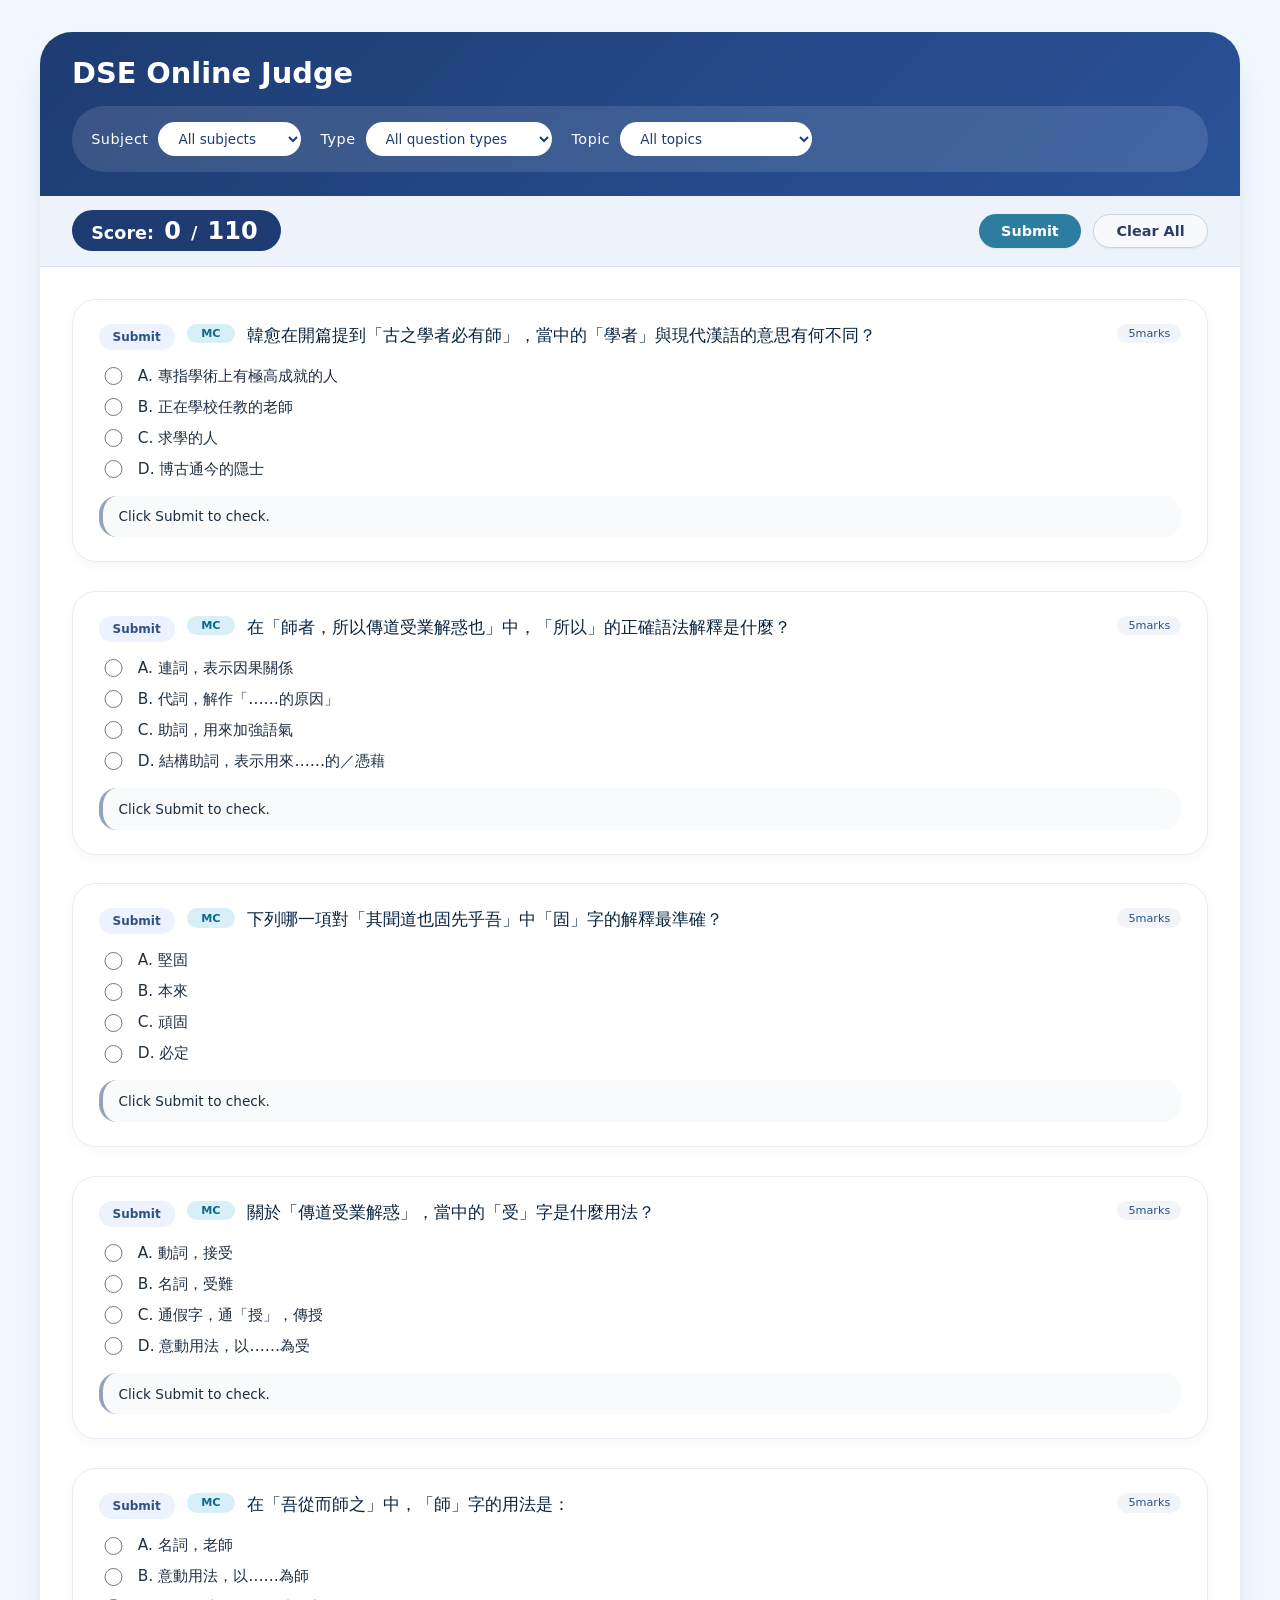
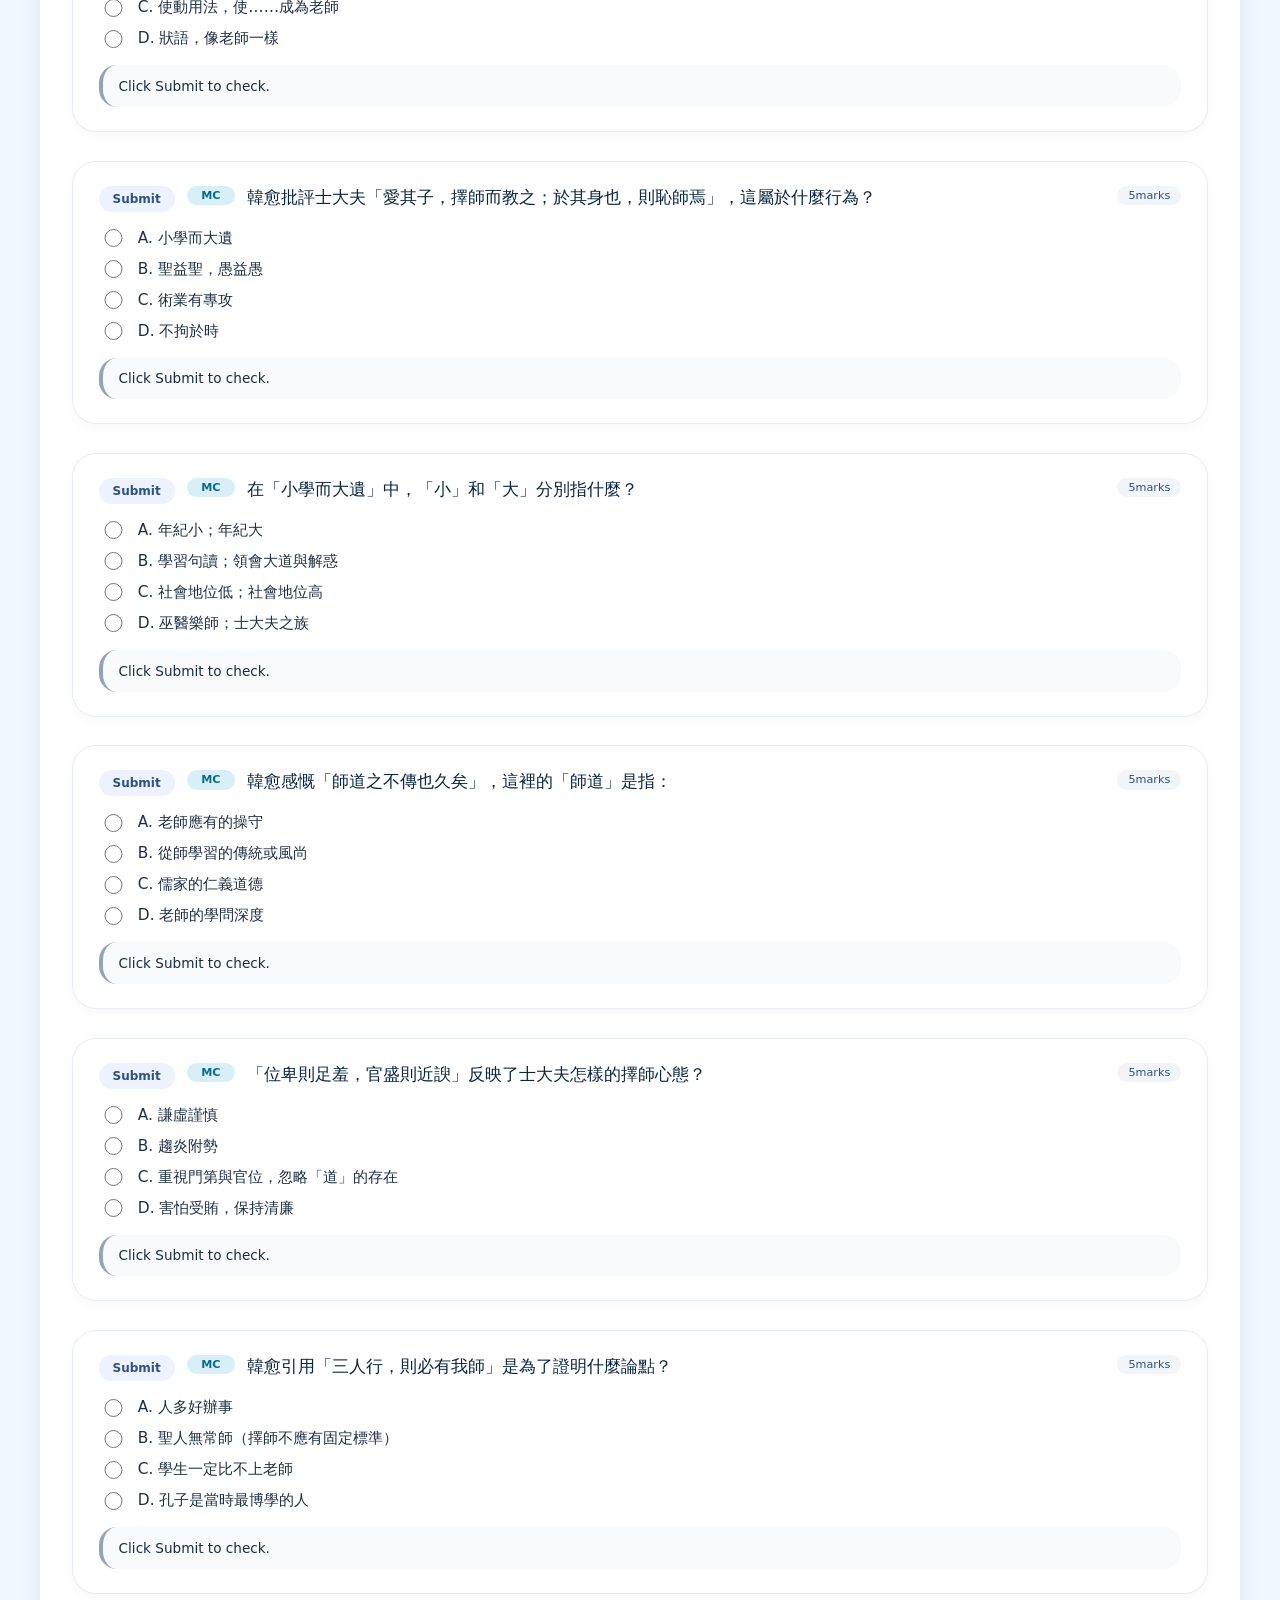
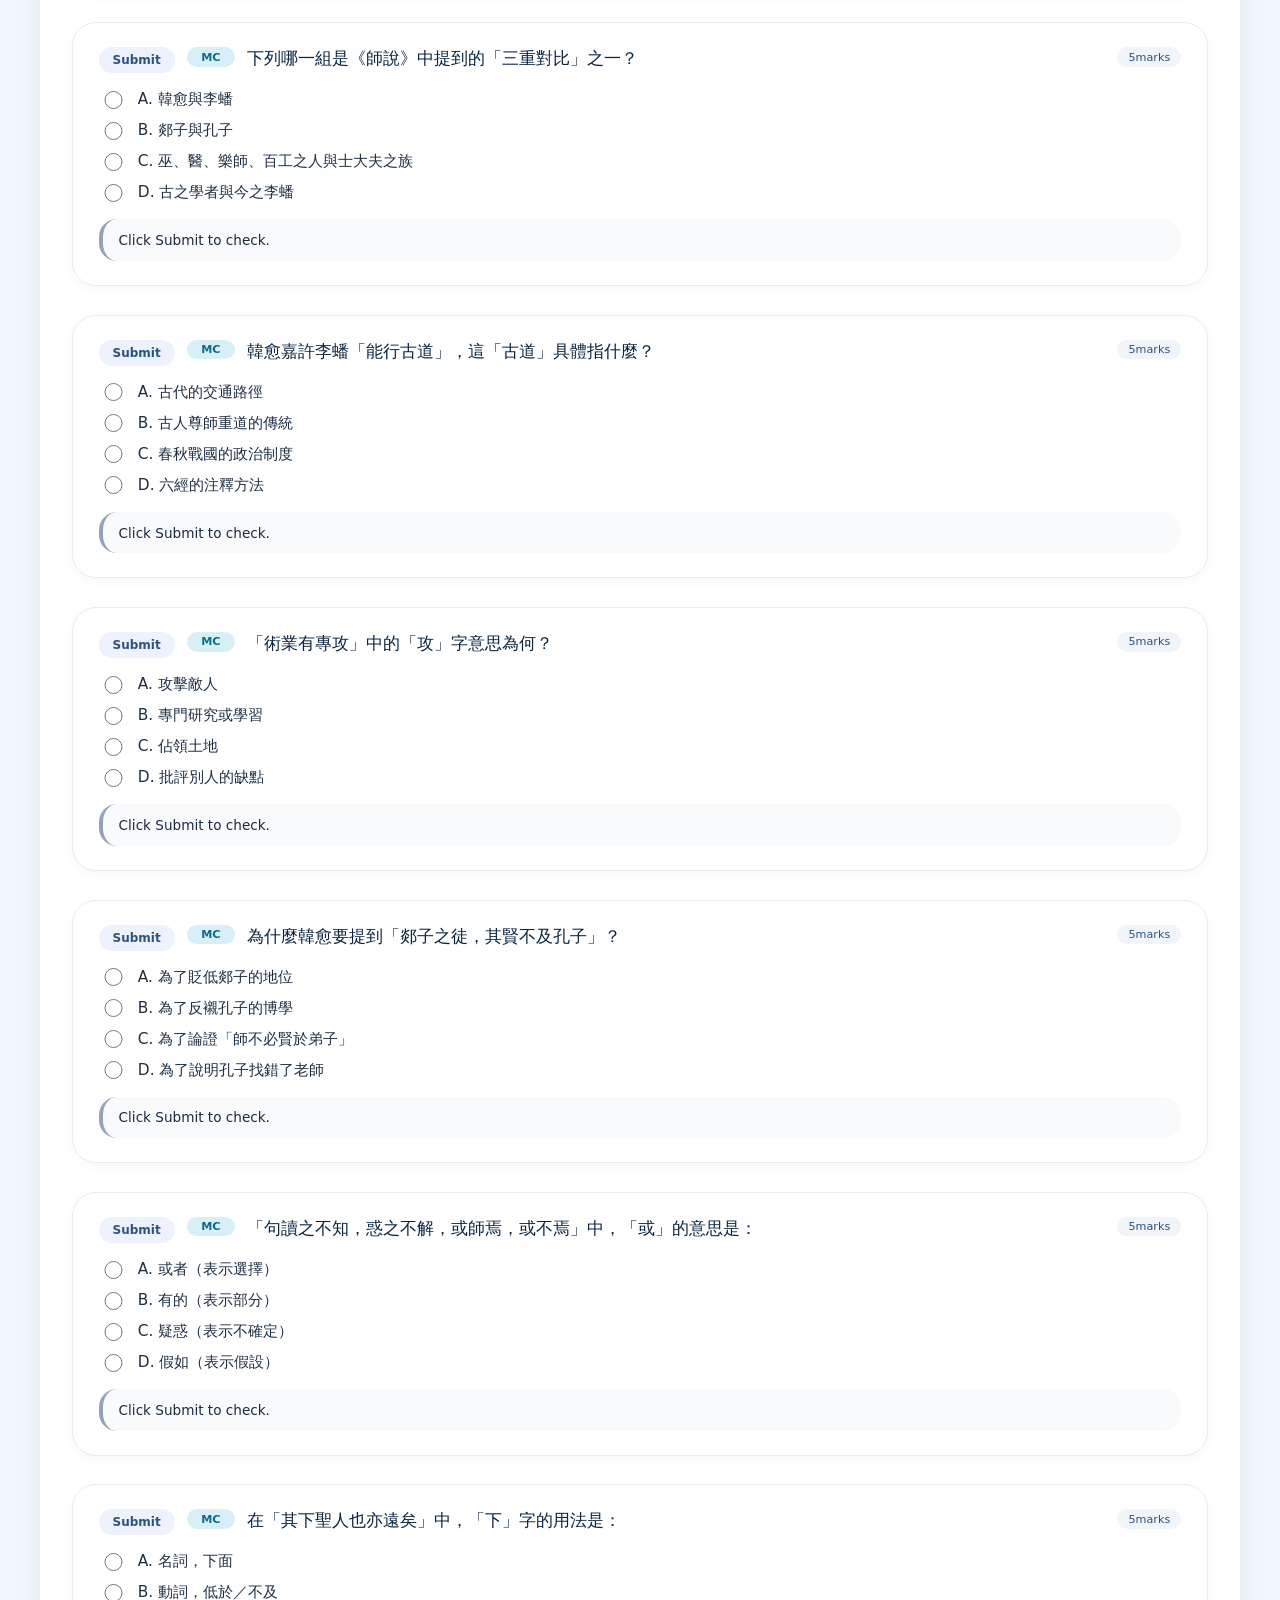
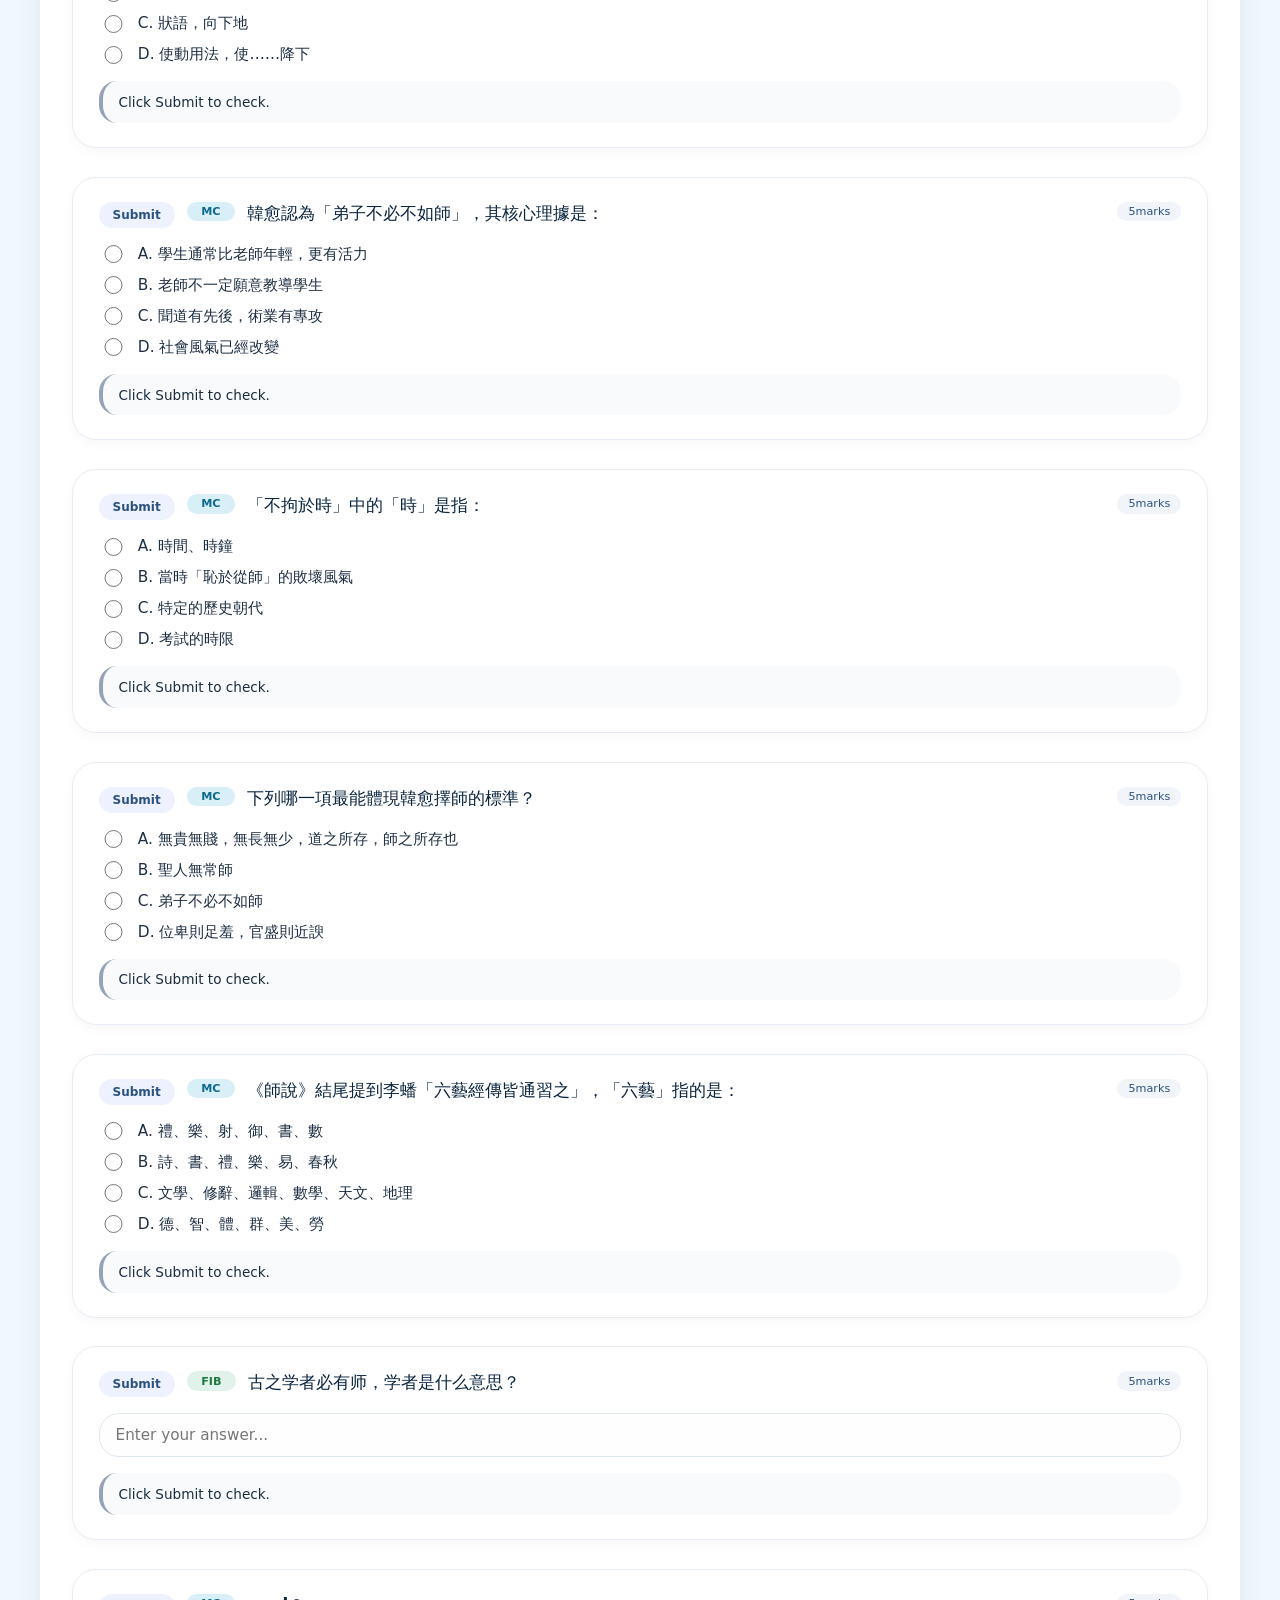
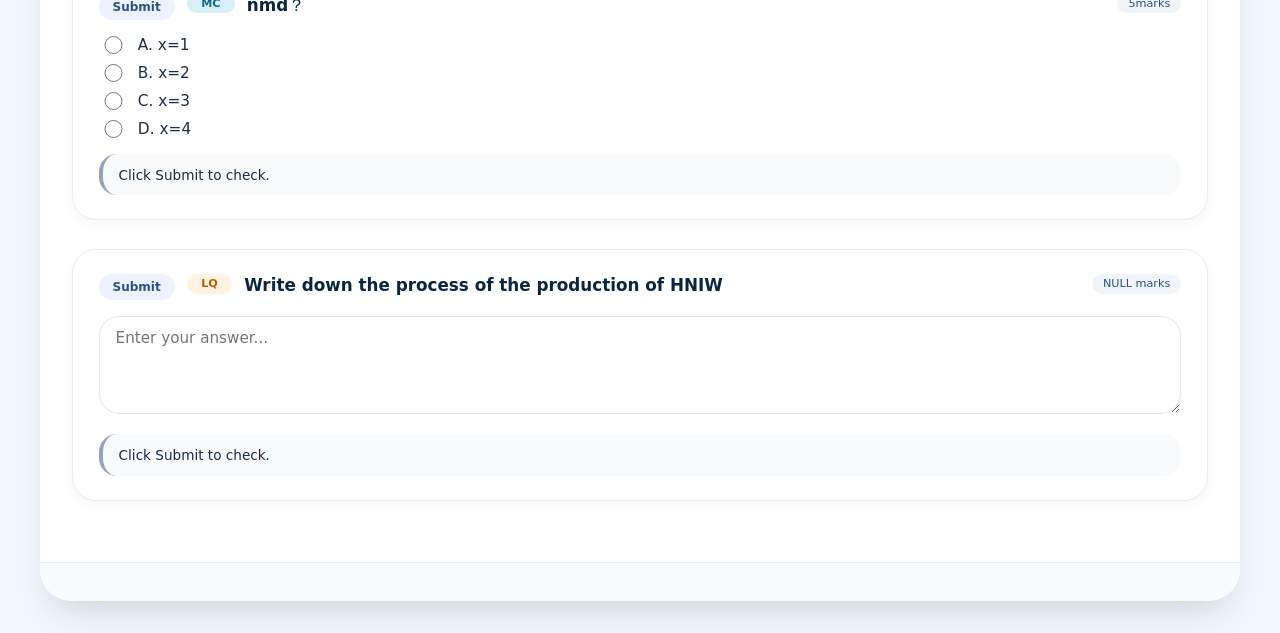
<file: dseprep.html>
<!DOCTYPE html>
<html lang="zh-CN">
<head>
    <meta charset="UTF-8">
    <meta name="viewport" content="width=device-width, initial-scale=1.0, user-scalable=yes">
    <title>可扩展在线测验系统</title>
    <style>
        * {
            margin: 0;
            padding: 0;
            box-sizing: border-box;
            font-family: system-ui, 'Segoe UI', 'Roboto', 'Noto Sans', sans-serif;
        }
        body {
            background: #f0f7ff;
            padding: 2rem 1rem;
            color: #1a2c3e;
        }
        .quiz-container {
            max-width: 1200px;
            margin: 0 auto;
            background: white;
            border-radius: 2rem;
            box-shadow: 0 20px 35px -12px rgba(0, 0, 0, 0.15);
            overflow: hidden;
        }
        /* 头部筛选区 */
        .quiz-header {
            background: linear-gradient(135deg, #1e3c72 0%, #2a5298 100%);
            padding: 1.5rem 2rem;
            color: white;
        }
        .quiz-header h1 {
            font-size: 1.8rem;
            margin-bottom: 1rem;
            display: flex;
            align-items: center;
            gap: 12px;
            flex-wrap: wrap;
        }
        .filter-bar {
            display: flex;
            flex-wrap: wrap;
            gap: 1.2rem;
            margin-top: 0.8rem;
            background: rgba(255,255,255,0.12);
            padding: 1rem 1.2rem;
            border-radius: 2rem;
            backdrop-filter: blur(2px);
        }
        .filter-group {
            display: flex;
            align-items: center;
            gap: 10px;
            flex-wrap: wrap;
        }
        .filter-group label {
            font-weight: 500;
            font-size: 0.9rem;
            letter-spacing: 0.5px;
        }
        .filter-group select {
            background: white;
            border: none;
            padding: 0.5rem 1.8rem 0.5rem 1rem;
            border-radius: 40px;
            font-size: 0.85rem;
            font-weight: 500;
            color: #1e3c72;
            cursor: pointer;
            outline: none;
            transition: 0.2s;
        }
        .filter-group select:hover {
            background: #f0f4fa;
        }
        /* 统计条 */
        .stats-bar {
            background: #eef2fa;
            padding: 0.9rem 2rem;
            display: flex;
            justify-content: space-between;
            align-items: center;
            flex-wrap: wrap;
            gap: 12px;
            border-bottom: 1px solid #dce5f0;
        }
        .score-area {
            background: #1e3c72;
            padding: 0.4rem 1.2rem;
            border-radius: 60px;
            color: white;
            font-weight: 600;
            font-size: 1.1rem;
        }
        .score-area span {
            font-size: 1.5rem;
            font-weight: 800;
            margin: 0 4px;
        }
        .btn-group {
            display: flex;
            gap: 12px;
        }
        button {
            border: none;
            background: white;
            padding: 0.5rem 1.4rem;
            border-radius: 40px;
            font-weight: 600;
            font-size: 0.9rem;
            cursor: pointer;
            transition: all 0.2s;
            box-shadow: 0 1px 2px rgba(0,0,0,0.05);
        }
        .btn-submit {
            background: #2c7da0;
            color: white;
        }
        .btn-submit:hover {
            background: #1f5e7a;
            transform: translateY(-2px);
        }
        .btn-reset {
            background: #f8f9fc;
            border: 1px solid #cbd5e1;
            color: #2c3e66;
        }
        .btn-reset:hover {
            background: #e9ecef;
        }
        /* 题目列表 */
        .questions-area {
            padding: 2rem;
        }
        .question-card {
            background: #ffffff;
            border-radius: 1.5rem;
            margin-bottom: 1.8rem;
            padding: 1.5rem 1.6rem;
            box-shadow: 0 4px 12px rgba(0, 0, 0, 0.03);
            border: 1px solid #e6edf4;
            transition: box-shadow 0.2s;
            position: relative;
        }
        .question-card:hover {
            box-shadow: 0 8px 20px rgba(0, 0, 0, 0.05);
        }
        /* 标题行：核对按钮 + 类型 + 题目文本 */
        .question-title-row {
            display: flex;
            align-items: flex-start;
            gap: 12px;
            flex-wrap: wrap;
            margin-bottom: 1rem;
        }
        .check-btn {
            background: #eef2ff;
            border: none;
            padding: 6px 14px;
            border-radius: 40px;
            font-size: 0.75rem;
            font-weight: 600;
            color: #2c5282;
            cursor: pointer;
            display: inline-flex;
            align-items: center;
            gap: 6px;
            transition: 0.2s;
            box-shadow: none;
        }
        .check-btn:hover {
            background: #d9e4ff;
            transform: scale(0.97);
        }
        .q-type-badge {
            font-size: 0.7rem;
            font-weight: 600;
            padding: 0.2rem 0.9rem;
            border-radius: 30px;
            background: #e9ecef;
            color: #2c3e66;
        }
        .q-type-badge.choice { background: #d9eff7; color: #0c6b8c; }
        .q-type-badge.fill { background: #e0f2e9; color: #1f7840; }
        .q-type-badge.essay { background: #fef2e0; color: #b45f06; }
        .question-text {
            font-size: 1.05rem;
            font-weight: 550;
            line-height: 1.4;
            color: #0a2540;
            flex: 1;
        }
        .points-badge {
            font-size: 0.7rem;
            background: #f1f5f9;
            padding: 0.2rem 0.7rem;
            border-radius: 30px;
            color: #2c5282;
            font-weight: 500;
        }
        /* 选项区域 (字母风格) */
        .options-area {
            margin: 1rem 0 0.8rem 0;
            padding-left: 0;
        }
        .option-item {
            display: flex;
            align-items: center;
            gap: 10px;
            margin-bottom: 10px;
            border-radius: 12px;
        }
        .option-item input[type="radio"] {
            flex: 0 0 2.7%;
            width: auto;
            margin: 0;
        }
        .option-item:hover {
            background: #f8fafc;
        }
        .option-item input {
            width: 18px;
            height: 18px;
            accent-color: #2c7da0;
            cursor: pointer;
        }
        .option-item label {
            align-items: center;
            font-size: 0.96rem;
            color: #1e2f44;
            cursor: pointer;
            width: 100%;
        }
        .answer-input input, .answer-input textarea {
            width: 100%;
            padding: 12px 16px;
            border-radius: 20px;
            border: 1.5px solid #dfe7ef;
            font-size: 0.95rem;
            transition: 0.2s;
            background: #fefefe;
        }
        .answer-input input:focus, .answer-input textarea:focus {
            outline: none;
            border-color: #2c7da0;
            box-shadow: 0 0 0 3px rgba(44,125,160,0.1);
        }
        textarea {
            resize: vertical;
            min-height: 90px;
        }
        .feedback {
            margin-top: 1rem;
            padding: 0.8rem 1rem;
            border-radius: 18px;
            background: #f9fafc;
            font-size: 0.85rem;
            border-left: 4px solid #94a3b8;
            transition: 0.1s;
        }
        .feedback.correct {
            background: #e6f9ed;
            border-left-color: #2b9348;
            color: #145c2e;
        }
        .feedback.wrong {
            background: #ffeae9;
            border-left-color: #dc2626;
            color: #9b1c1c;
        }
        .feedback.info {
            background: #ecfdf5;
            border-left-color: #0e7c5c;
        }
        footer {
            background: #f9fbfd;
            text-align: center;
            padding: 1.2rem;
            font-size: 0.8rem;
            color: #5b6e8c;
            border-top: 1px solid #e2edf7;
        }
        @media (max-width: 700px) {
            .questions-area { padding: 1rem; }
            .question-card { padding: 1rem; }
            .filter-bar { flex-direction: column; gap: 0.8rem; }
            .stats-bar { flex-direction: column; align-items: stretch; }
            .btn-group { justify-content: center; }
        }
    </style>
</head>
<body>
<div class="quiz-container">
    <div class="quiz-header">
        <h1>DSE Online Judge</h1>
        <div class="filter-bar">
            <div class="filter-group">
                <label>Subject</label>
                <select id="subjectFilter"><option value="all">All Subjects</option></select>
            </div>
            <div class="filter-group">
                <label>Type</label>
                <select id="typeFilter"><option value="all">All Types</option></select>
            </div>
            <div class="filter-group">
                <label>Topic</label>
                <select id="topicFilter"><option value="all">All Topics</option></select>
            </div>
        </div>
    </div>

    <div class="stats-bar">
        <div class="score-area">
            Score: <span id="totalScoreDisplay">0</span> / <span id="maxScoreDisplay">0</span>
        </div>
        <div class="btn-group">
            <button class="btn-submit" id="submitBtn">Submit</button>
            <button class="btn-reset" id="resetBtn">Clear All</button>
        </div>
    </div>

    <div class="questions-area" id="questionsContainer">
        <div style="text-align: center; padding: 2rem;">Loading...</div>
    </div>
    <footer>
        <!-- 💡 提示：选择题以字母(A/B/C/D)作答，填空/问答题可键入文字。点击每道题的“核对本题”实时查看正误，提交则统一计分。<br>
        🚀 扩展方法：在下方 <code>database</code> 数组中添加新题目对象即可自动更新筛选器。 -->
    </footer>
</div>
<script src="question.js"></script>
<script>

    // ======================== 以下为动态逻辑，无需修改 ========================
    let currentQuestions = [];
    let currentQuestionItems = [];

    // 辅助：从题目数组中提取所有唯一值
    function getUniqueValues(array, key) {
        const values = array.map(item => item[key]).filter(v => v);
        return [...new Set(values)].sort();
    }

    // 初始化筛选下拉框（科目、题型、课题）
    function populateFilters() {
        const subjects = getUniqueValues(database, "subject");
        const types = getUniqueValues(database, "type");
        const topics = getUniqueValues(database, "topic");

        const subjectSelect = document.getElementById("subjectFilter");
        const typeSelect = document.getElementById("typeFilter");
        const topicSelect = document.getElementById("topicFilter");

        subjectSelect.innerHTML = '<option value="all">All subjects</option>' + subjects.map(s => `<option value="${s}">${s}</option>`).join('');
        // 题型显示友好名称
        const typeNames = { choice: "MC", fill: "FIB", essay: "LQ" };
        typeSelect.innerHTML = '<option value="all">All question types</option>' + types.map(t => `<option value="${t}">${typeNames[t] || t}</option>`).join('');
        topicSelect.innerHTML = '<option value="all">All topics</option>' + topics.map(t => `<option value="${t}">${t}</option>`).join('');
    }

    // 根据当前筛选条件过滤题目
    function filterQuestions() {
        const subject = document.getElementById("subjectFilter").value;
        const type = document.getElementById("typeFilter").value;
        const topic = document.getElementById("topicFilter").value;

        return database.filter(q => {
            if (subject !== "all" && q.subject !== subject) return false;
            if (type !== "all" && q.type !== type) return false;
            if (topic !== "all" && q.topic !== topic) return false;
            return true;
        });
    }

    // 生成字母选项映射
    function getLetterOptions(optionsArray) {
        const letters = ["A", "B", "C", "D", "E", "F"];
        return optionsArray.map((opt, idx) => ({
            letter: letters[idx],
            content: opt
        }));
    }

    // 根据字母获取选项内容
    function getOptionContentByLetter(q, letter) {
        if (!q.options) return "";
        const letters = ["A", "B", "C", "D", "E", "F"];
        const idx = letters.indexOf(letter.toUpperCase());
        return (idx !== -1 && q.options[idx]) ? q.options[idx] : "";
    }

    // 单题核对逻辑
    function checkSingleQuestion(item) {
        const q = item.data;
        const userAnswer = item.getAnswer ? item.getAnswer() : "";
        const fbDiv = item.feedbackDiv;

        if (q.type === "choice") {
            const correctLetter = q.answerLetter;
            const isCorrect = (userAnswer && userAnswer.toUpperCase() === correctLetter.toUpperCase());
            if (isCorrect) {
                fbDiv.innerHTML = `Accepted`;
                fbDiv.className = "feedback correct";
            } else {
                const userShow = userAnswer ? `Input=${userAnswer}<br>` : "Not Attempted<br>";
                const correctContent = getOptionContentByLetter(q, correctLetter);
                fbDiv.innerHTML = `Wrong Answer.<br> ${userShow}Answer is ${correctLetter}, ${correctContent}`;
                fbDiv.className = "feedback wrong";
            }
        }
        else if (q.type === "fill") {
            const correctAns = q.answerLetter;
            const isCorrect = (userAnswer.toLowerCase() === correctAns.toLowerCase());
            if (isCorrect) {
                fbDiv.innerHTML = `Accepted <br>Model Answer: ${correctAns} `;// (+${q.points}分)
                fbDiv.className = "feedback correct";
            } else {
                fbDiv.innerHTML = `Possible Wrong Answer<br> Input answer=“${userAnswer || 'Err: user_ans IS NULL'}”  <br>Model Answer: “${correctAns}”`;
                fbDiv.className = "feedback wrong";
            }
        }
        else if (q.type === "essay") {
            const reference = q.referenceAnswer || "For reference ONLY.";
            const userShow = userAnswer === '' ? 'Err: input IS NULL' : userAnswer;
            fbDiv.innerHTML = `
                <div><strong>Your answer...</strong><br> ${escapeHtml(userShow)}</div>
                <div style="margin-top:6px;"><strong>Suggested Answer</strong><br> ${escapeHtml(reference)}</div>
                <div style="margin-top:6px; font-size:0.75rem;">Do NOT only recite the answer!</div>
            `;
            fbDiv.className = "feedback info";
        }
    }

    // 提交所有题目并计算总分
    function submitAllScore() {
        let totalScore = 0;
        for (let item of currentQuestionItems) {
            const q = item.data;
            const userAnswer = item.getAnswer ? item.getAnswer() : "";
            const fbDiv = item.feedbackDiv;

            if (q.type === "choice") {
                const correctLetter = q.answerLetter;
                const isCorrect = (userAnswer && userAnswer.toUpperCase() === correctLetter.toUpperCase());
                if (isCorrect) {
                  totalScore+=q.points;
                fbDiv.innerHTML = `Accepted`;
                fbDiv.className = "feedback correct";
            } else {
                const userShow = userAnswer ? `Input=${userAnswer}<br>` : "Not Attempted<br>";
                const correctContent = getOptionContentByLetter(q, correctLetter);
                fbDiv.innerHTML = `Wrong Answer.<br> ${userShow}Answer is ${correctLetter}, ${correctContent}`;
                fbDiv.className = "feedback wrong";
            }
            }
            else if (q.type === "fill") {
            const correctAns = q.answerLetter;
            const isCorrect = (userAnswer.toLowerCase() === correctAns.toLowerCase());
            if (isCorrect) {
              totalScore+=q.points;
                fbDiv.innerHTML = `Accepted <br>Model Answer: ${correctAns} `;// (+${q.points}分)
                fbDiv.className = "feedback correct";
            } else {
                fbDiv.innerHTML = `Possible Wrong Answer<br> Input answer=“${userAnswer || 'Err: user_ans IS NULL'}”  <br>Model Answer: “${correctAns}”`;
                fbDiv.className = "feedback wrong";
            }
        }
            else if (q.type === "essay") {
            const reference = q.referenceAnswer || "For reference ONLY.";
            const userShow = userAnswer === '' ? 'Err: input IS NULL' : userAnswer;
            fbDiv.innerHTML = `
                <div><strong>Your answer...</strong><br> ${escapeHtml(userShow)}</div>
                <div style="margin-top:6px;"><strong>Suggested Answer</strong><br> ${escapeHtml(reference)}</div>
                <div style="margin-top:6px; font-size:0.75rem;">Do NOT only recite the answer!</div>
            `;
            fbDiv.className = "feedback info";
        }
        }
        const maxPossible = currentQuestions.filter(q => q.type === "choice" || q.type === "fill").reduce((sum, q) => sum + q.points, 0);
        document.getElementById("totalScoreDisplay").innerText = totalScore;
        document.getElementById("maxScoreDisplay").innerText = maxPossible;
        const stats = document.querySelector(".stats-bar");
        stats.style.background = "#e2f0e8";
        setTimeout(() => stats.style.background = "#eef2fa", 400);
    }

    // 清空所有答案和反馈
    function resetCurrentAnswers() {
        for (let item of currentQuestionItems) {
            item.feedbackDiv.innerHTML = "Click button to check.";
            item.feedbackDiv.className = "feedback";
            if (item.data.type === "choice" && item.radioGroupName) {
                const radios = document.getElementsByName(item.radioGroupName);
                radios.forEach(r => r.checked = false);
            } else if (item.resetElement) {
                if (item.resetElement.tagName === "INPUT" || item.resetElement.tagName === "TEXTAREA") {
                    item.resetElement.value = "";
                }
            }
        }
        updateScoreSummary();
    }

    // 更新总分显示区域（最大客观分）
    function updateScoreSummary() {
        const maxPossible = currentQuestions.filter(q => q.type === "choice" || q.type === "fill").reduce((sum, q) => sum + q.points, 0);
        document.getElementById("maxScoreDisplay").innerText = maxPossible;
        document.getElementById("totalScoreDisplay").innerText = "0";
    }

    // 渲染当前筛选后的题目
    function renderQuestions() {
        const container = document.getElementById("questionsContainer");
        container.innerHTML = "";
        currentQuestionItems = [];

        if (currentQuestions.length === 0) {
            container.innerHTML = '<div style="text-align:center; padding:3rem;">No question satisfy your selection.</div>';
            updateScoreSummary();
            return;
        }

        for (let idx = 0; idx < currentQuestions.length; idx++) {
            const q = currentQuestions[idx];
            const card = document.createElement("div");
            card.className = "question-card";

            // 标题行
            const titleRow = document.createElement("div");
            titleRow.className = "question-title-row";

            const checkBtn = document.createElement("button");
            checkBtn.className = "check-btn";
            checkBtn.innerHTML = "Submit";
            checkBtn.setAttribute("data-qid", q.id);

            let typeLabel = "", typeClass = "";
            if (q.type === "choice") { typeLabel = "MC"; typeClass = "choice"; }
            else if (q.type === "fill") { typeLabel = "FIB"; typeClass = "fill"; }
            else { typeLabel = "LQ"; typeClass = "essay"; }
            const typeSpan = document.createElement("span");
            typeSpan.className = `q-type-badge ${typeClass}`;
            typeSpan.innerText = typeLabel;

            const questionSpan = document.createElement("span");
            questionSpan.className = "question-text";
            questionSpan.innerText = q.text;

            const pointsSpan = document.createElement("span");
            pointsSpan.className = "points-badge";
            if (q.type === "choice" || q.type === "fill") pointsSpan.innerText = `${q.points}marks`;
            else pointsSpan.innerText = "NULL marks";

            titleRow.appendChild(checkBtn);
            titleRow.appendChild(typeSpan);
            titleRow.appendChild(questionSpan);
            titleRow.appendChild(pointsSpan);
            card.appendChild(titleRow);

            // 输入区域
            const inputWrapper = document.createElement("div");
            inputWrapper.className = "answer-input";
            let getAnswerFunc = null;
            let resetElement = null;
            let radioGroupName = null;

            if (q.type === "choice") {
                const letterOptions = getLetterOptions(q.options);
                const optionsDiv = document.createElement("div");
                optionsDiv.className = "options-area";
                const groupName = `choice_${q.id}_${Date.now()}_${idx}`;
                radioGroupName = groupName;
                letterOptions.forEach(opt => {
                    const optionDiv = document.createElement("div");
                    optionDiv.className = "option-item";
                    const radio = document.createElement("input");
                    radio.type = "radio";
                    radio.name = groupName;
                    radio.value = opt.letter;
                    radio.id = `${groupName}_${opt.letter}`;
                    const label = document.createElement("label");
                    label.htmlFor = `${groupName}_${opt.letter}`;
                    label.innerText = `${opt.letter}. ${opt.content}`;
                    optionDiv.appendChild(radio);
                    optionDiv.appendChild(label);
                    optionsDiv.appendChild(optionDiv);
                });
                inputWrapper.appendChild(optionsDiv);
                getAnswerFunc = () => {
                  const radios = document.getElementsByName(groupName);
                  for (let r of radios) if (r.checked) return r.value;
                  return "";
              };
                resetElement = { type: "radio", name: groupName };
            }
            else if (q.type === "fill") {
                const inputField = document.createElement("input");
                inputField.type = "text";
                inputField.placeholder = "Enter your answer...";
                inputField.autocomplete = "off";
                inputWrapper.appendChild(inputField);
                getAnswerFunc = () => inputField.value.trim();
                resetElement = inputField;
            }
            else {
                const textarea = document.createElement("textarea");
                textarea.placeholder = "Enter your answer...";
                textarea.rows = 4;
                inputWrapper.appendChild(textarea);
                getAnswerFunc = () => textarea.value.trim();
                resetElement = textarea;
            }

            card.appendChild(inputWrapper);

            const feedbackDiv = document.createElement("div");
            feedbackDiv.className = "feedback";
            feedbackDiv.id = `feedback_${q.id}`;
            feedbackDiv.innerHTML = "Click Submit to check.";
            card.appendChild(feedbackDiv);

            container.appendChild(card);

            currentQuestionItems.push({
                id: q.id,
                data: q,
                getAnswer: getAnswerFunc,
                feedbackDiv: feedbackDiv,
                resetElement: resetElement,
                radioGroupName: radioGroupName,
                checkButton: checkBtn
            });
        }

        // 绑定核对按钮事件
        for (let item of currentQuestionItems) {
            item.checkButton.addEventListener("click", (e) => {
                e.stopPropagation();
                checkSingleQuestion(item);
            });
        }

        updateScoreSummary();
    }

    // 筛选变化时重新渲染
    function onFilterChange() {
        currentQuestions = filterQuestions();
        renderQuestions();
    }

    // 绑定筛选器事件
    function bindFilterEvents() {
        document.getElementById("subjectFilter").addEventListener("change", onFilterChange);
        document.getElementById("typeFilter").addEventListener("change", onFilterChange);
        document.getElementById("topicFilter").addEventListener("change", onFilterChange);
    }

    // HTML转义
    function escapeHtml(str) {
        if (!str) return '';
        return str.replace(/[&<>]/g, function(m) {
            if (m === '&') return '&amp;';
            if (m === '<') return '&lt;';
            if (m === '>') return '&gt;';
            return m;
        });
    }

    // 初始化整个系统
    function init() {
        populateFilters();
        currentQuestions = filterQuestions();
        renderQuestions();
        bindFilterEvents();
        document.getElementById("submitBtn").addEventListener("click", submitAllScore);
        document.getElementById("resetBtn").addEventListener("click", resetCurrentAnswers);
    }

    init();
</script>
</body>
</html>
</file>
<file: styles.css>
* {
            margin: 0;
            padding: 0;
            box-sizing: border-box;
            font-family: 'Segoe UI', 'Roboto', 'Noto Sans', system-ui, sans-serif;
        }

        body {
            background: linear-gradient(135deg, #f5f7fc 0%, #e9eef5 100%);
            min-height: 100vh;
            padding: 2rem 1rem;
        }

        .container {
            max-width: 1300px;
            margin: 0 auto;
        }

        /* Header */
        .header {
            text-align: center;
            margin-bottom: 3rem;
        }

        .header h1 {
            font-size: 2.8rem;
            background: linear-gradient(135deg, #1e3c72, #2a5298);
            -webkit-background-clip: text;
            background-clip: text;
            color: transparent;
            letter-spacing: -0.5px;
            margin-bottom: 0.5rem;
        }

        .header p {
            color: #5b6e8c;
            font-size: 1.1rem;
            max-width: 600px;
            margin: 0 auto;
        }

        /* Cards grid */
        .sectors {
            display: grid;
            grid-template-columns: repeat(auto-fit, minmax(300px, 1fr));
            gap: 2rem;
            margin-bottom: 3rem;
        }

        .card {
            background: white;
            border-radius: 1.5rem;
            overflow: hidden;
            box-shadow: 0 10px 25px -5px rgba(0, 0, 0, 0.05), 0 8px 10px -6px rgba(0, 0, 0, 0.02);
            transition: transform 0.2s ease, box-shadow 0.2s ease;
            text-decoration: none;
            color: inherit;
            display: block;
        }

        .card:hover {
            transform: translateY(-5px);
            box-shadow: 0 20px 30px -12px rgba(0, 0, 0, 0.15);
        }

        .card-header {
            padding: 1.8rem 1.8rem 1rem;
        }

        .card-icon {
            font-size: 3rem;
            margin-bottom: 1rem;
        }

        .card-title {
            font-size: 1.6rem;
            font-weight: 600;
            margin-bottom: 0.5rem;
            color: #1a2c3e;
        }

        .card-description {
            color: #5b6e8c;
            line-height: 1.5;
            margin-bottom: 1rem;
        }

        .card-footer {
            padding: 1rem 1.8rem 1.8rem;
            border-top: 1px solid #eef2fa;
            color: #2c7da0;
            font-weight: 500;
            display: flex;
            align-items: center;
            gap: 0.5rem;
        }

        .card-footer span {
            transition: transform 0.2s;
        }

        .card:hover .card-footer span {
            transform: translateX(4px);
        }

        /* Placeholder card style for future additions */
        .card.placeholder {
            background: #f8fafc;
            border: 2px dashed #cbd5e1;
            box-shadow: none;
        }

        .card.placeholder:hover {
            transform: none;
            background: #f1f5f9;
        }

        .card.placeholder .card-icon {
            opacity: 0.6;
        }

        .card.placeholder .card-title {
            color: #94a3b8;
        }

        .card.placeholder .card-description {
            color: #94a3b8;
        }

        .card.placeholder .card-footer {
            color: #94a3b8;
            border-top-color: #e2e8f0;
        }

        /* Footer */
        .footer {
            text-align: center;
            padding: 2rem 0 1rem;
            color: #8ba0bc;
            font-size: 0.85rem;
            border-top: 1px solid #e2edf7;
            margin-top: 2rem;
        }

        @media (max-width: 700px) {
            .header h1 {
                font-size: 2rem;
            }
            .sectors {
                gap: 1.5rem;
            }
            .card-header {
                padding: 1.5rem;
            }
            .card-footer {
                padding: 1rem 1.5rem 1.5rem;
            }
        }
</file>
